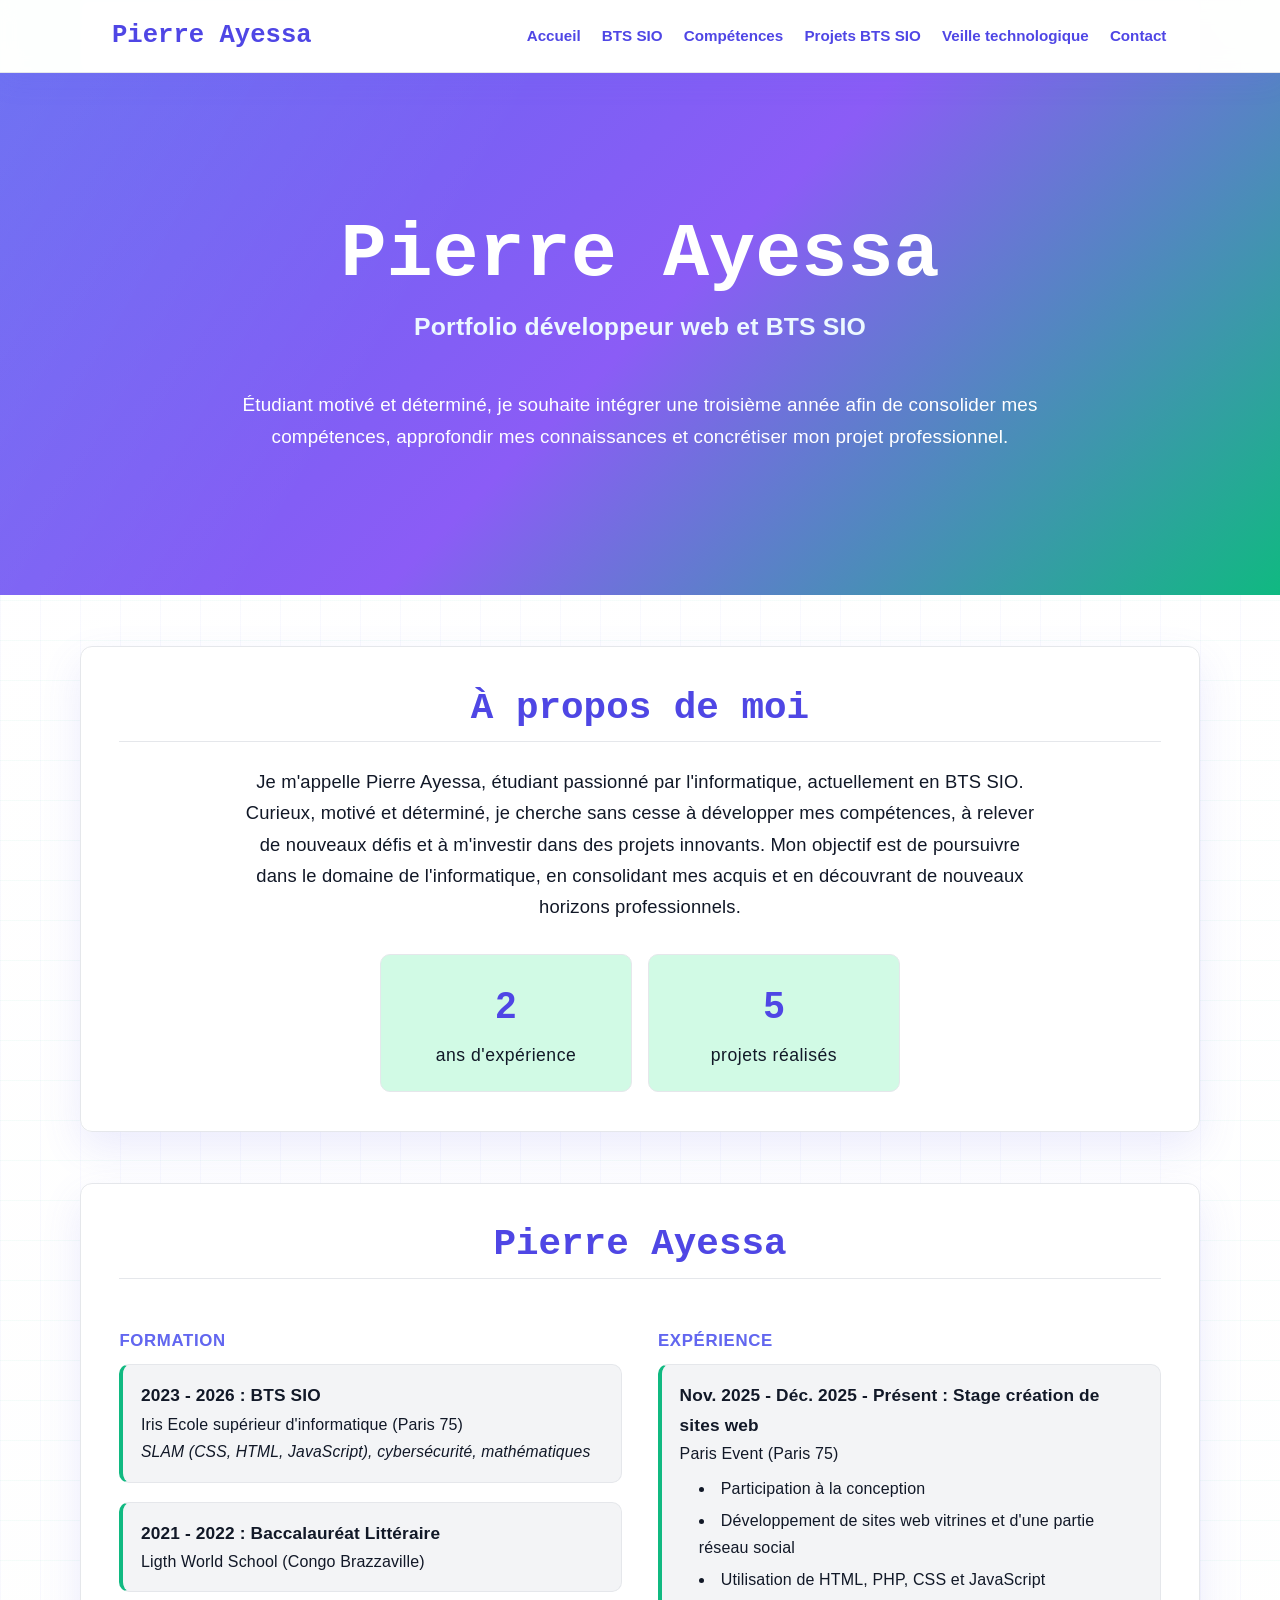
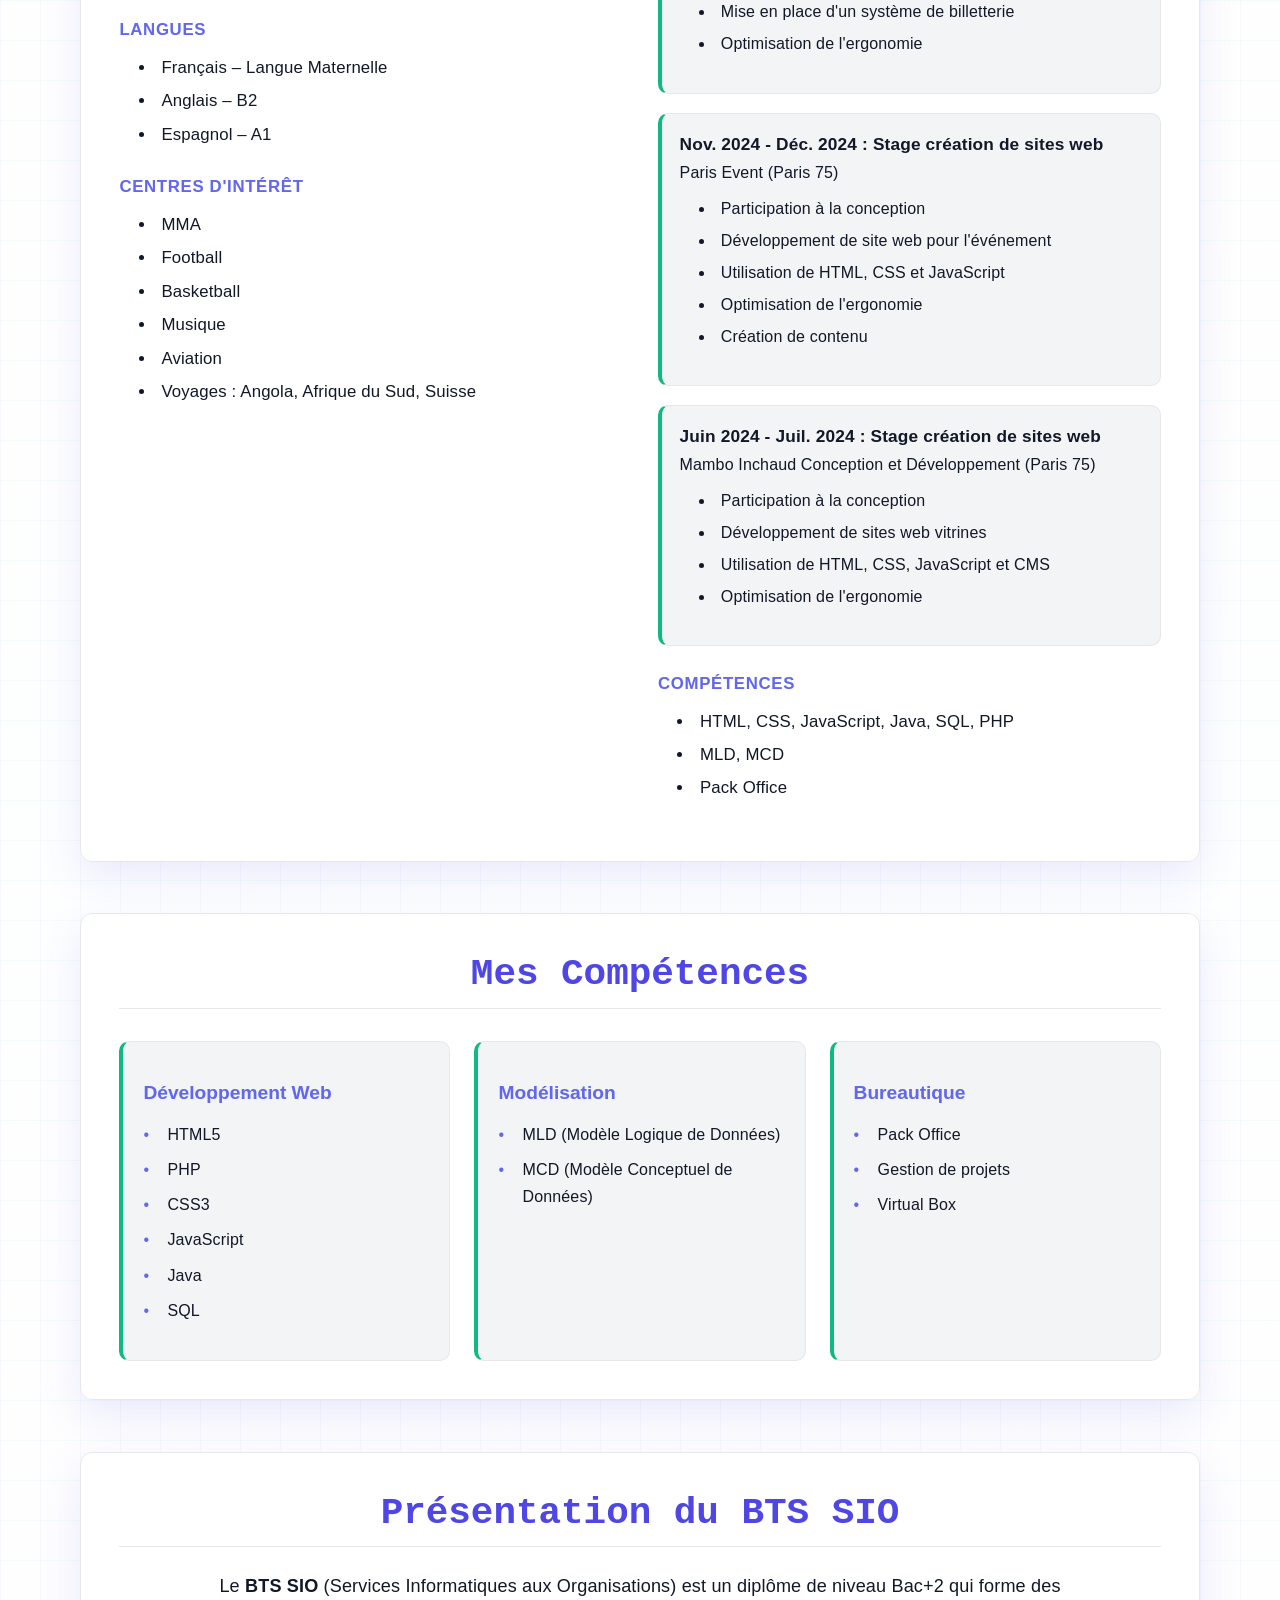
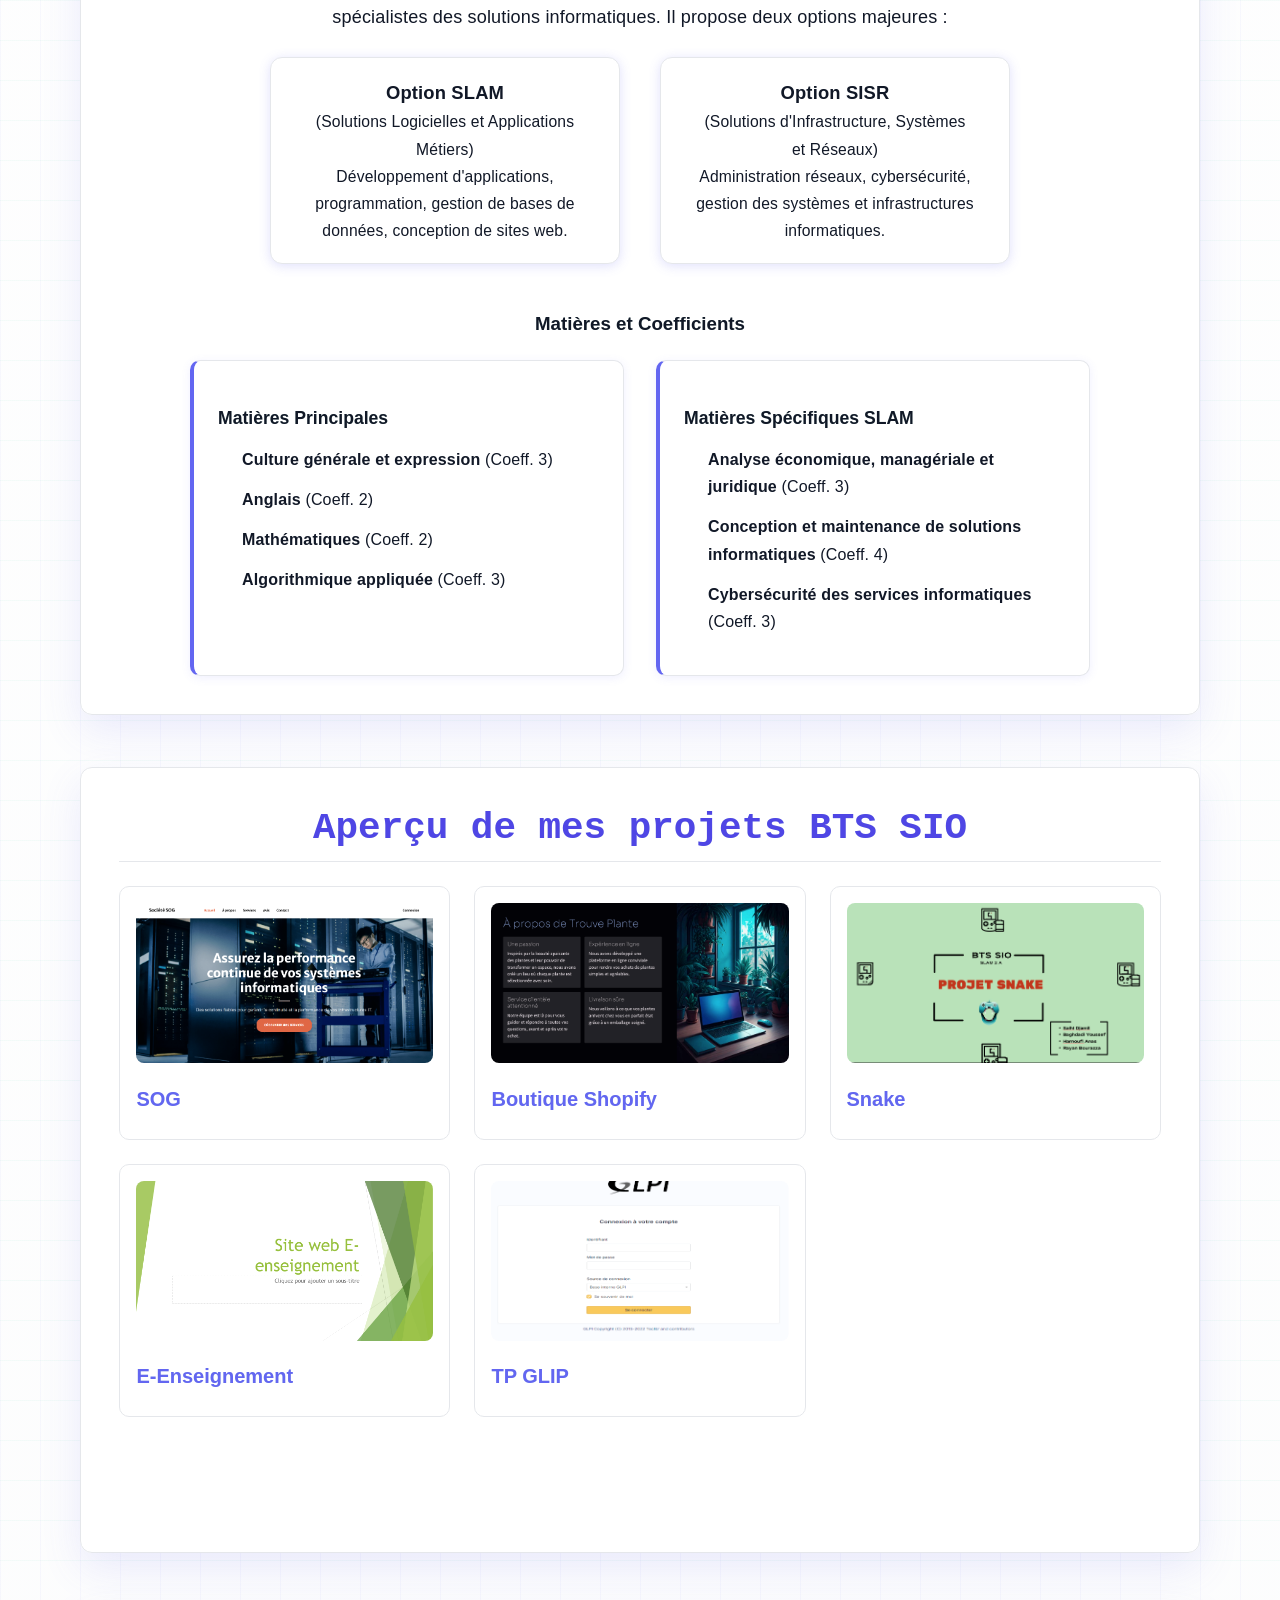
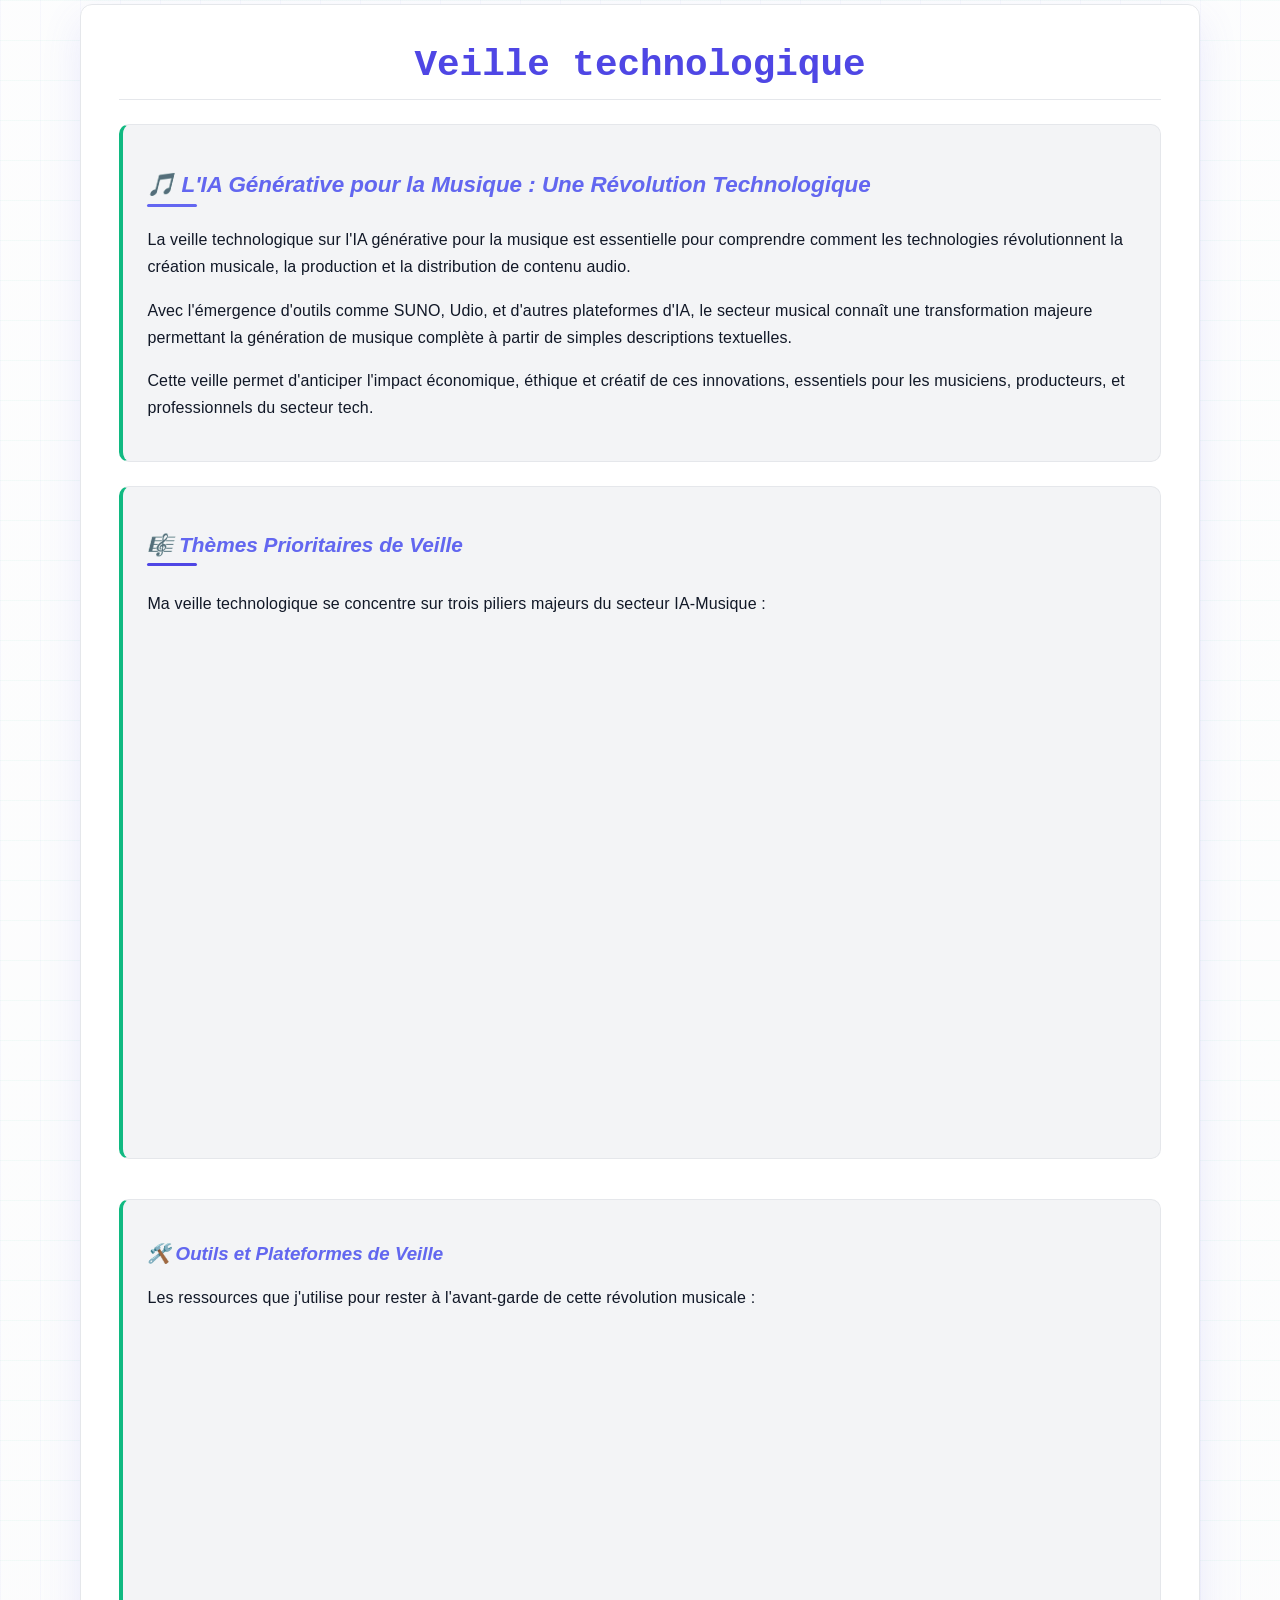
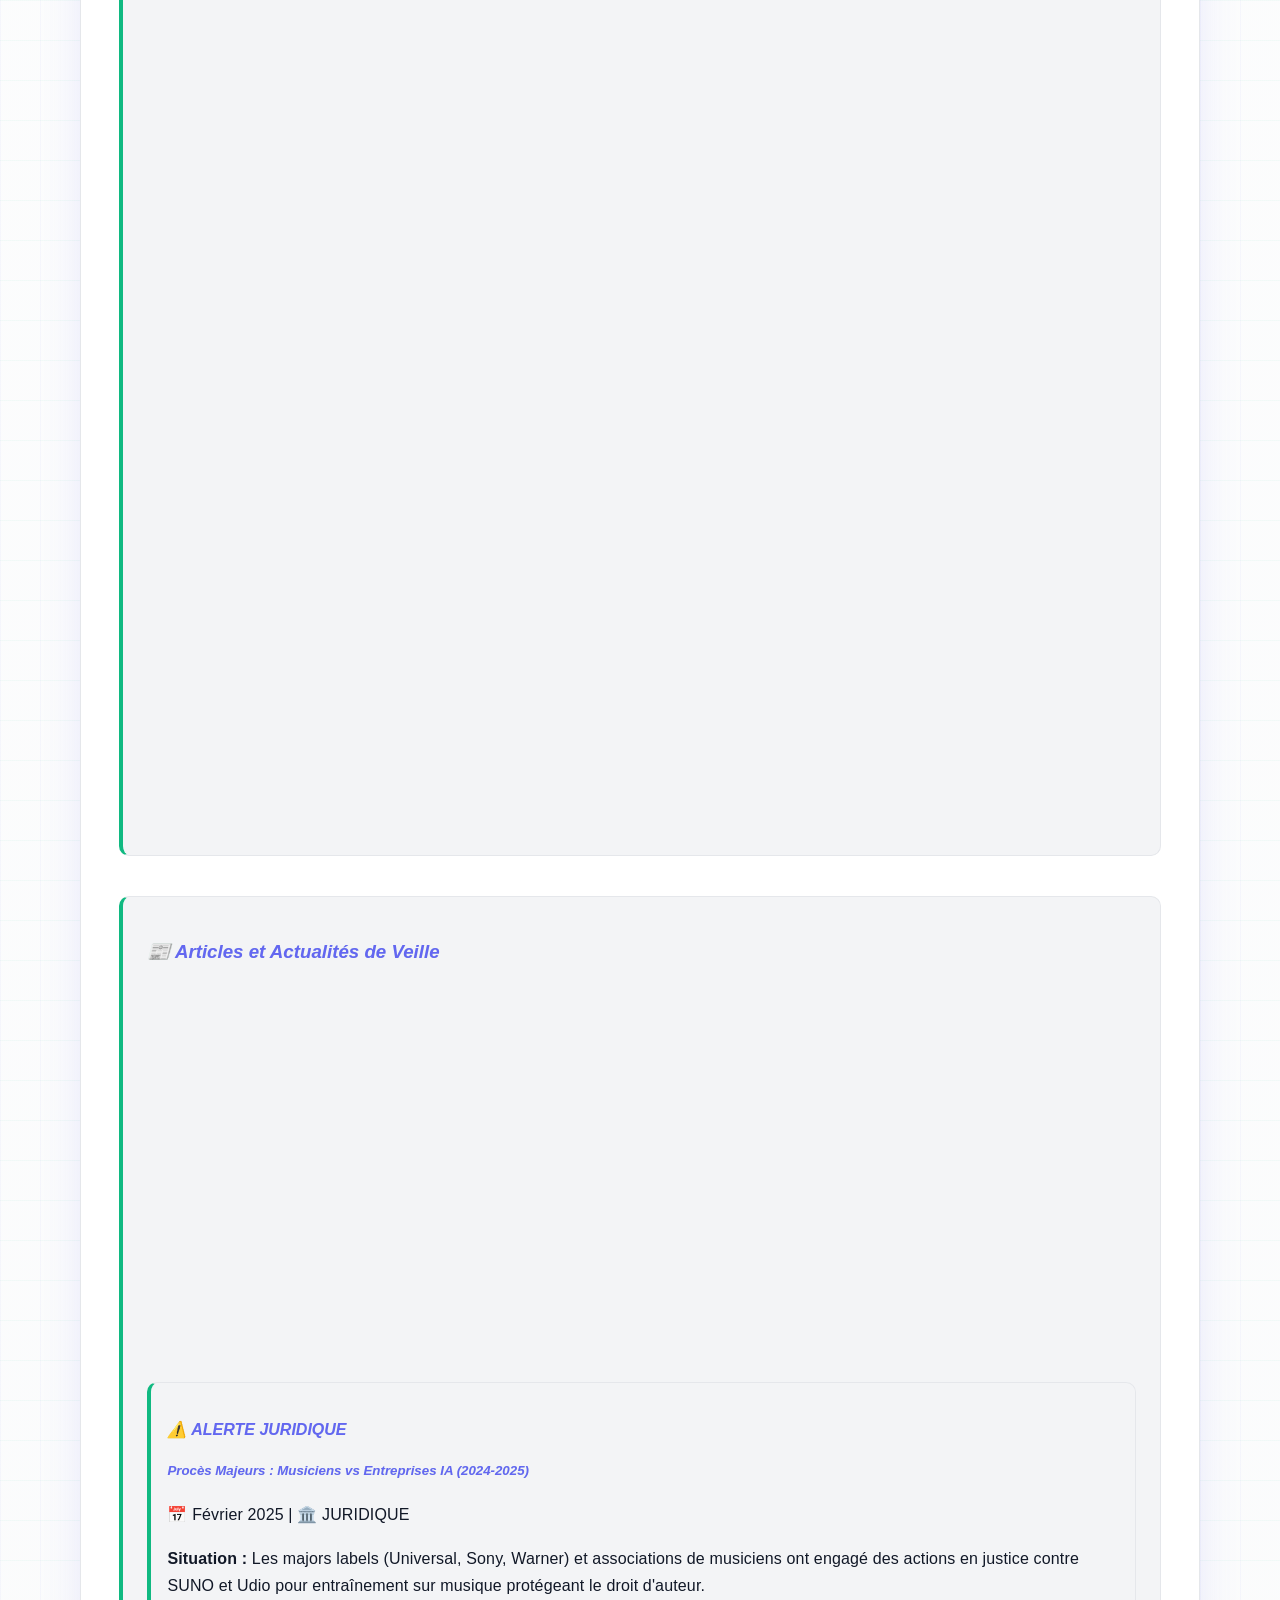
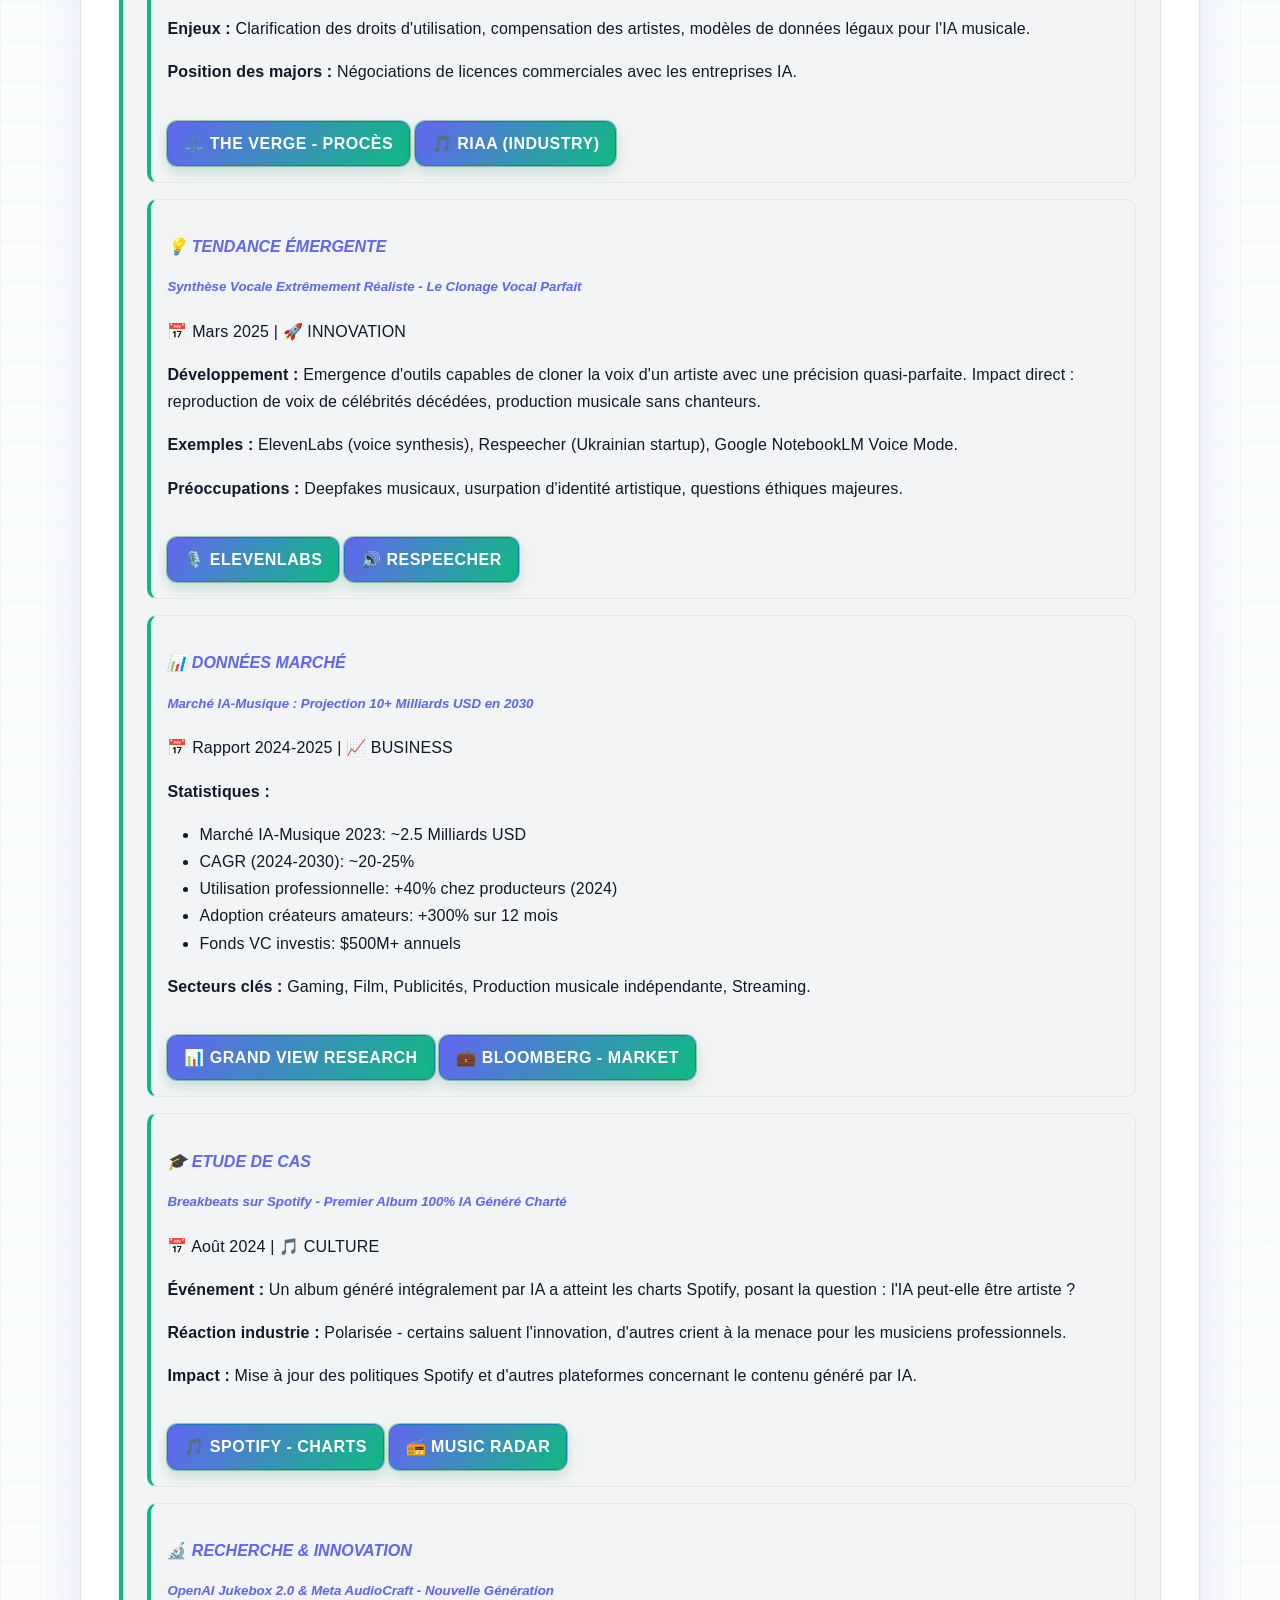
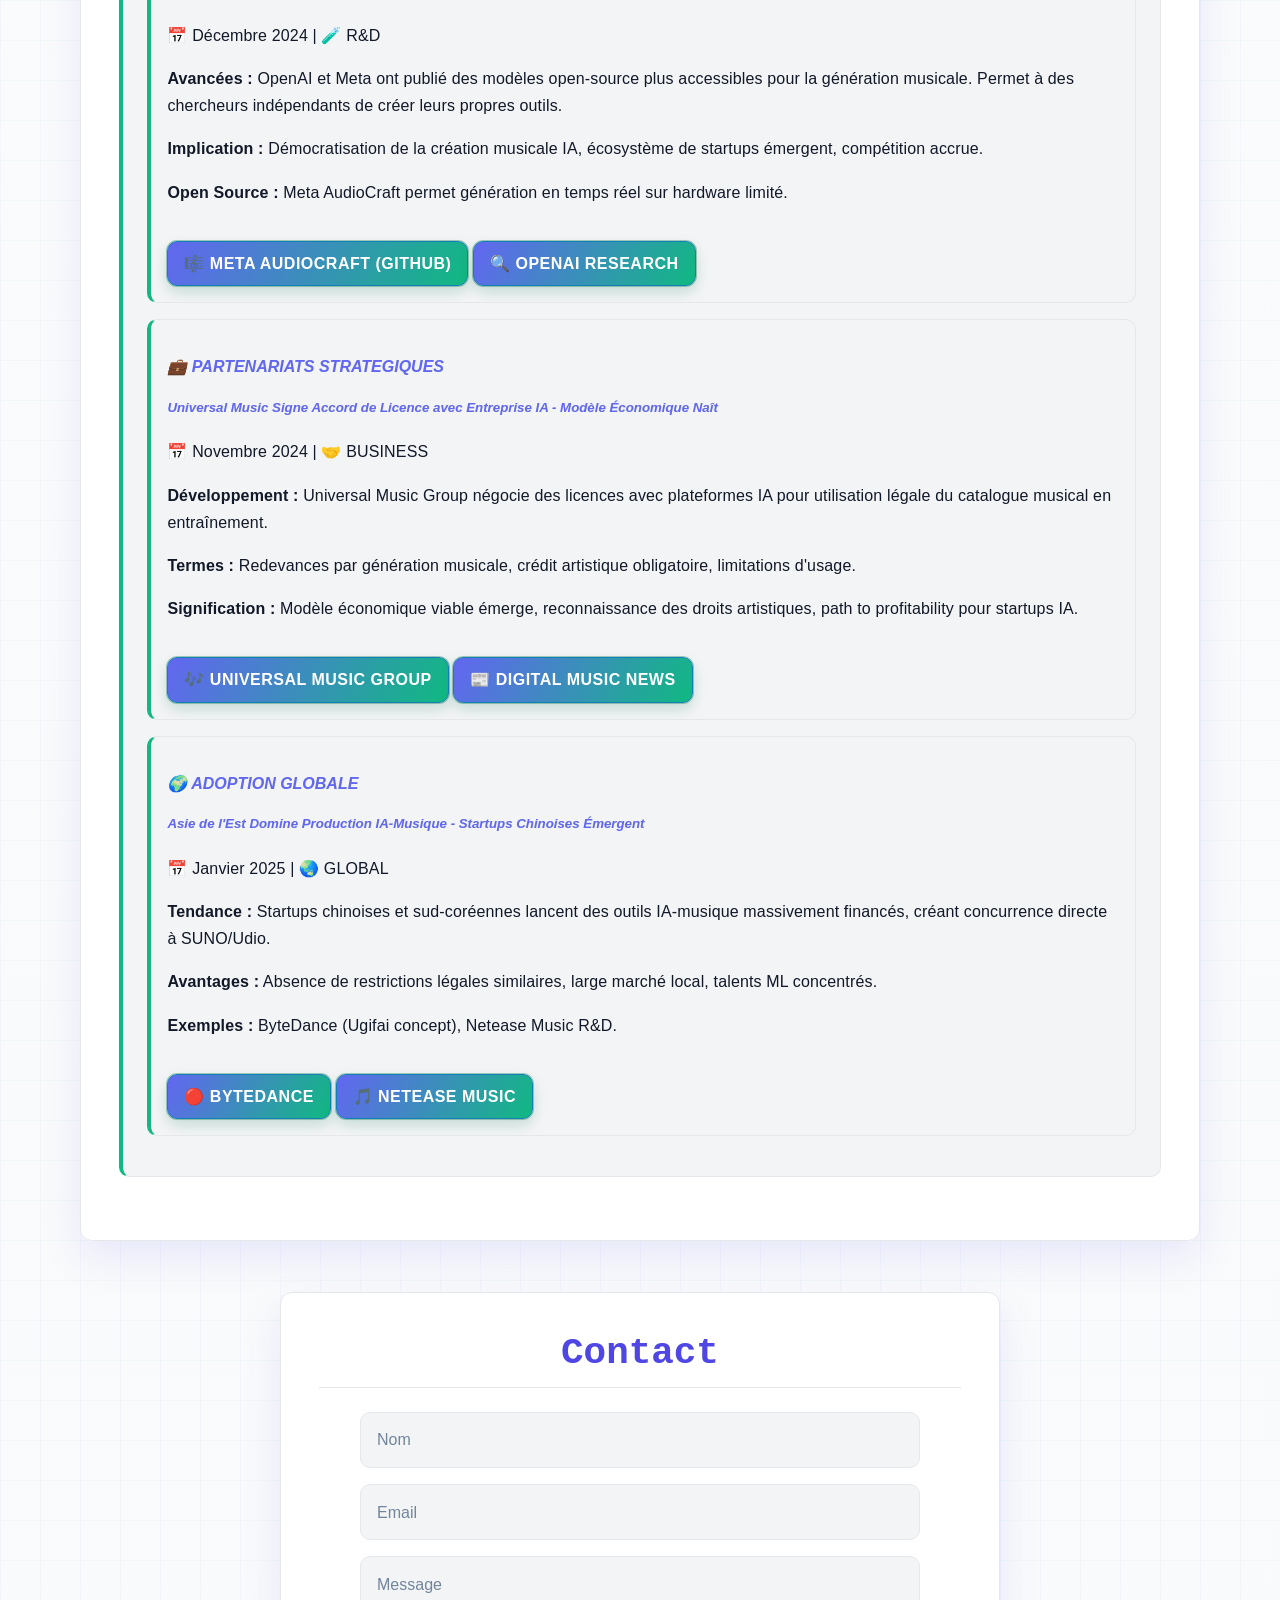
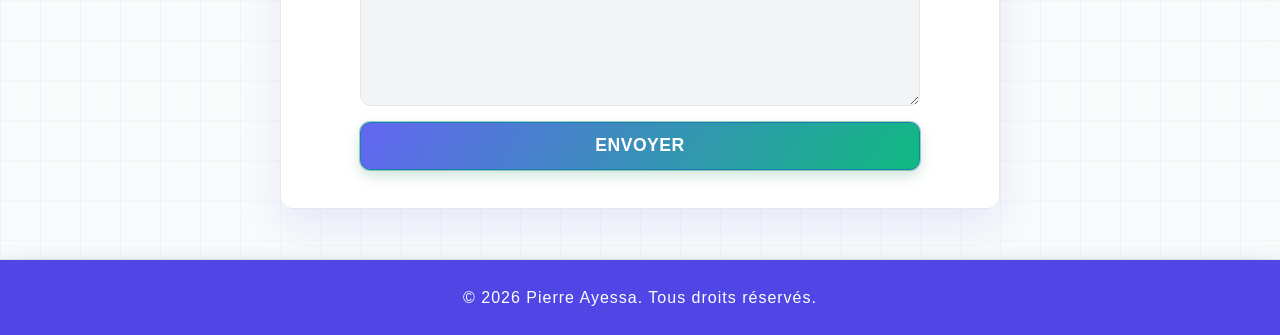
<file: index.html>
<!DOCTYPE html>
<html lang="fr">
<head>
    <meta charset="UTF-8">
    <meta name="viewport" content="width=device-width, initial-scale=1.0">
    <meta name="theme-color" content="#f5faff">
    <meta name="description" content="Portfolio de Pierre Ayessa - Projets, compétences et expériences">
    <title>Portfolio Pierre Ayessa</title>
    <link rel="stylesheet" href="bourazza.css?v=20260509">
    <link rel="stylesheet" href="cyber-clean.css?v=20260509">
</head>
<body>
    <header>
        <nav>
            <div class="logo">Pierre Ayessa</div>
            <button class="menu-toggle" type="button" aria-label="Ouvrir le menu" aria-expanded="false" aria-controls="navigation-principale">
                <span></span>
                <span></span>
                <span></span>
            </button>
            <ul class="nav-links" id="navigation-principale">
                <li><a href="#accueil">Accueil</a></li>
                <li><a href="#presentation-bts">BTS SIO</a></li>
                <li><a href="#competences">Compétences</a></li>
                <li><a href="projets-bts.html">Projets BTS SIO</a></li>
                <li><a href="#veille">Veille technologique</a></li>
                <li><a href="#contact">Contact</a></li>
            </ul>
        </nav>
    </header>

    <section id="accueil" class="hero">
        <div class="profile-container">
            <h1>Pierre Ayessa</h1>
            <p class="title">Portfolio développeur web et BTS SIO</p>
        </div>
        <div class="hero-content">
            <p>Étudiant motivé et déterminé, je souhaite intégrer une troisième année afin de consolider mes compétences, approfondir mes connaissances et concrétiser mon projet professionnel.</p>
        </div>
    </section>

    <section id="a-propos" class="cv-section" style="margin-top:2rem;">
        <h2>À propos de moi</h2>
        <p style="font-size:1.15rem;line-height:1.7;color:#333;max-width:800px;margin:0 auto;text-align:center;">Je m'appelle Pierre Ayessa, étudiant passionné par l'informatique, actuellement en BTS SIO. Curieux, motivé et déterminé, je cherche sans cesse à développer mes compétences, à relever de nouveaux défis et à m'investir dans des projets innovants. Mon objectif est de poursuivre dans le domaine de l'informatique, en consolidant mes acquis et en découvrant de nouveaux horizons professionnels.</p>
        <div class="apropos-stats">
            <div class="apropos-card">
                <span class="apropos-number">2</span>
                <span class="apropos-label">ans d'expérience</span>
            </div>
            <div class="apropos-card">
                <span class="apropos-number">5</span>
                <span class="apropos-label">projets réalisés</span>
            </div>
        </div>
    </section>

    <section id="cv-complet" class="cv-section">
        <h2>Pierre Ayessa</h2>
        <div class="cv-grid">
            <div class="cv-col">
                <h3>FORMATION</h3>
                <div class="cv-block">
                    <strong>2023 - 2026 : BTS SIO</strong><br>
                    Iris Ecole supérieur d'informatique (Paris 75)<br>
                    <em>SLAM (CSS, HTML, JavaScript), cybersécurité, mathématiques</em>
                </div>
                <div class="cv-block">
                    <strong>2021 - 2022 : Baccalauréat Littéraire</strong><br>
                    Ligth World School (Congo Brazzaville)<br>
                </div>
                <h3>LANGUES</h3>
                <ul>
                    <li>Français – Langue Maternelle</li>
                    <li>Anglais – B2</li>
                    <li>Espagnol – A1</li>
                </ul>
                <h3>CENTRES D'INTÉRÊT</h3>
                <ul>
                    <li>MMA</li>
                    <li>Football</li>
                    <li>Basketball</li>
                    <li>Musique</li>
                    <li>Aviation</li>
                    <li>Voyages : Angola, Afrique du Sud, Suisse</li>
                </ul>
            </div>
            <div class="cv-col">
                <h3>EXPÉRIENCE</h3>
                <div class="cv-block">
                    <strong>Nov. 2025 - Déc. 2025 - Présent : Stage création de sites web</strong><br>
                    Paris Event (Paris 75)<br>
                    <ul>
                        <li>Participation à la conception</li>
                        <li>Développement de sites web vitrines et d'une partie réseau social</li>
                        <li>Utilisation de HTML, PHP, CSS et JavaScript</li>
                        <li>Mise en place d'un système de billetterie</li>
                        <li>Optimisation de l'ergonomie</li>
                    </ul>
                </div>
                <div class="cv-block">
                    <strong>Nov. 2024 - Déc. 2024 : Stage création de sites web</strong><br>
                    Paris Event (Paris 75)<br>
                    <ul>
                        <li>Participation à la conception</li>
                        <li>Développement de site web pour l'événement</li>
                        <li>Utilisation de HTML, CSS et JavaScript</li>
                        <li>Optimisation de l'ergonomie</li>
                        <li>Création de contenu</li>
                    </ul>
                </div>
                <div class="cv-block">
                    <strong>Juin 2024 - Juil. 2024 : Stage création de sites web</strong><br>
                    Mambo Inchaud Conception et Développement (Paris 75)<br>
                    <ul>
                        <li>Participation à la conception</li>
                        <li>Développement de sites web vitrines</li>
                        <li>Utilisation de HTML, CSS, JavaScript et CMS</li>
                        <li>Optimisation de l'ergonomie</li>
                    </ul>
                </div>
                <h3>COMPÉTENCES</h3>
                <ul>
                    <li>HTML, CSS, JavaScript, Java, SQL, PHP</li>
                    <li>MLD, MCD</li>
                    <li>Pack Office</li>
                </ul>
            </div>
        </div>
    </section>

    <section id="competences" class="cv-section" style="margin-top:2rem;">
        <h2>Mes Compétences</h2>
        <div class="competences-grid">
            <div class="competence-category">
                <h3>Développement Web</h3>
                <ul>
                    <li>HTML5</li>
                    <li>PHP</li>
                    <li>CSS3</li>
                    <li>JavaScript</li>
                    <li>Java</li>
                    <li>SQL</li>
                </ul>
            </div>
            <div class="competence-category">
                <h3>Modélisation</h3>
                <ul>
                    <li>MLD (Modèle Logique de Données)</li>
                    <li>MCD (Modèle Conceptuel de Données)</li>
                </ul>
            </div>
            <div class="competence-category">
                <h3>Bureautique</h3>
                <ul>
                    <li>Pack Office</li>
                    <li>Gestion de projets</li>
                    <li>Virtual Box</li>
                </ul>
            </div>
        </div>
    </section>

    <section id="presentation-bts" class="cv-section" style="margin-top:2rem;">
        <h2>Présentation du BTS SIO</h2>
        <p style="font-size:1.13rem;line-height:1.7;color:#333;max-width:900px;margin:0 auto 1.5rem auto;text-align:center;">
            Le <strong>BTS SIO</strong> (Services Informatiques aux Organisations) est un diplôme de niveau Bac+2 qui forme des spécialistes des solutions informatiques. Il propose deux options majeures :
        </p>
        <div style="display:flex;justify-content:center;gap:2.5rem;flex-wrap:wrap;">
            <div style="background:#e0e7ff;border-radius:12px;padding:1.2rem 2.2rem;box-shadow:0 2px 12px rgba(99, 102, 241, 0.2);text-align:center;min-width:220px;max-width:350px;">
                <span style="font-size:1.15rem;font-weight:600;color:#4f46e5;">Option SLAM</span><br>
                <span style="color:#111827;font-size:0.98rem;line-height:1.6;font-weight:500;">(Solutions Logicielles et Applications Métiers)<br>Développement d'applications, programmation, gestion de bases de données, conception de sites web.</span>
            </div>
            <div style="background:#e0e7ff;border-radius:12px;padding:1.2rem 2.2rem;box-shadow:0 2px 12px rgba(99, 102, 241, 0.2);text-align:center;min-width:220px;max-width:350px;">
                <span style="font-size:1.15rem;font-weight:600;color:#4f46e5;">Option SISR</span><br>
                <span style="color:#111827;font-size:0.98rem;line-height:1.6;font-weight:500;">(Solutions d'Infrastructure, Systèmes et Réseaux)<br>Administration réseaux, cybersécurité, gestion des systèmes et infrastructures informatiques.</span>
            </div>
        </div>

        <div style="margin-top:3rem;max-width:900px;margin-left:auto;margin-right:auto;">
            <h3 style="color:#4f46e5;text-align:center;margin-bottom:1.5rem;">Matières et Coefficients</h3>
            
            <div style="display:grid;grid-template-columns:repeat(auto-fit, minmax(300px, 1fr));gap:2rem;">
                <div style="background:#f5f3ff;padding:1.5rem;border-radius:10px;box-shadow:0 2px 10px rgba(99, 102, 241, 0.1);border-left:4px solid #6366f1;">
                    <h4 style="color:#6366f1;margin-bottom:1rem;font-size:1.1rem;">Matières Principales</h4>
                    <ul style="list-style:none;padding:0;">
                        <li style="margin-bottom:0.8rem;padding-left:1.5rem;position:relative;color:#111827;font-weight:500;">
                            <span style="color:#4f46e5;font-weight:700;">Culture générale et expression</span> (Coeff. 3)
                        </li>
                        <li style="margin-bottom:0.8rem;padding-left:1.5rem;position:relative;color:#111827;font-weight:500;">
                            <span style="color:#4f46e5;font-weight:700;">Anglais</span> (Coeff. 2)
                        </li>
                        <li style="margin-bottom:0.8rem;padding-left:1.5rem;position:relative;color:#111827;font-weight:500;">
                            <span style="color:#4f46e5;font-weight:700;">Mathématiques</span> (Coeff. 2)
                        </li>
                        <li style="margin-bottom:0.8rem;padding-left:1.5rem;position:relative;color:#111827;font-weight:500;">
                            <span style="color:#4f46e5;font-weight:700;">Algorithmique appliquée</span> (Coeff. 3)
                        </li>
                    </ul>
                </div>

                <div style="background:#f5f3ff;padding:1.5rem;border-radius:10px;box-shadow:0 2px 10px rgba(99, 102, 241, 0.1);border-left:4px solid #6366f1;">
                    <h4 style="color:#6366f1;margin-bottom:1rem;font-size:1.1rem;">Matières Spécifiques SLAM</h4>
                    <ul style="list-style:none;padding:0;">
                        <li style="margin-bottom:0.8rem;padding-left:1.5rem;position:relative;color:#111827;font-weight:500;">
                            <span style="color:#4f46e5;font-weight:700;">Analyse économique, managériale et juridique</span> (Coeff. 3)
                        </li>
                        <li style="margin-bottom:0.8rem;padding-left:1.5rem;position:relative;color:#111827;font-weight:500;">
                            <span style="color:#4f46e5;font-weight:700;">Conception et maintenance de solutions informatiques</span> (Coeff. 4)
                        </li>
                        <li style="margin-bottom:0.8rem;padding-left:1.5rem;position:relative;color:#111827;font-weight:500;">
                            <span style="color:#4f46e5;font-weight:700;">Cybersécurité des services informatiques</span> (Coeff. 3)
                        </li>
                    </ul>
                </div>
            </div>
        </div>
    </section>

    <section id="apercu-projets" class="cv-section" style="margin-top:2rem;">
        <h2>Aperçu de mes projets BTS SIO</h2>
        <div class="bts-projets-grid">
            <div class="bts-projet-card">
                <img src="images/sog.png" alt="Projet SOG" style="width:100%;border-radius:10px 10px 0 0;max-height:120px;object-fit:cover;">
                <h3 style="margin-top:0.7rem;">SOG</h3>
            </div>
            <div class="bts-projet-card">
                <img src="images/shopify.png" alt="Boutique Shopify" style="width:100%;border-radius:10px 10px 0 0;max-height:120px;object-fit:cover;">
                <h3 style="margin-top:0.7rem;">Boutique Shopify</h3>
            </div>
            <div class="bts-projet-card">
                <img src="images/snake.png" alt="Snake" style="width:100%;border-radius:10px 10px 0 0;max-height:120px;object-fit:cover;">
                <h3 style="margin-top:0.7rem;">Snake</h3>
            </div>
            <div class="bts-projet-card">
                <img src="images/E-enseignement.png" alt="E-Enseignement" style="width:100%;border-radius:10px 10px 0 0;max-height:120px;object-fit:cover;">
                <h3 style="margin-top:0.7rem;">E-Enseignement</h3>
            </div>
            <div class="bts-projet-card">
                <img src="images/glip.png" alt="TP GLIP" style="width:100%;border-radius:10px 10px 0 0;max-height:120px;object-fit:cover;">
                <h3 style="margin-top:0.7rem;">TP GLIP</h3>
            </div>
        </div>
        <div style="text-align:center;margin-top:1.5rem;">
            <a href="projets-bts.html" class="bts-projet-card" style="display:inline-block;padding:0.7rem 1.5rem;font-size:1.1rem;font-weight:600;background:#6366f1;color:#fff;border-radius:8px;text-decoration:none;transition:background 0.2s;">Voir tous les projets</a>
        </div>
    </section>

    <section id="veille" class="cv-section" style="margin-top:2rem;">
        <h2>Veille technologique</h2>
        <div class="veille-content">
            <div class="veille-intro">
                <h3><i>🎵 L'IA Générative pour la Musique : Une Révolution Technologique</i></h3>
                <p>La veille technologique sur l'IA générative pour la musique est essentielle pour comprendre comment les technologies révolutionnent la création musicale, la production et la distribution de contenu audio.</p>
                <p>Avec l'émergence d'outils comme SUNO, Udio, et d'autres plateformes d'IA, le secteur musical connaît une transformation majeure permettant la génération de musique complète à partir de simples descriptions textuelles.</p>
                <p>Cette veille permet d'anticiper l'impact économique, éthique et créatif de ces innovations, essentiels pour les musiciens, producteurs, et professionnels du secteur tech.</p>
            </div>
            <div class="veille-themes">
                <h3><i>🎼 Thèmes Prioritaires de Veille</i></h3>
                <p>Ma veille technologique se concentre sur trois piliers majeurs du secteur IA-Musique :</p>
                <div class="veille-theme-card">
                    <h4><i>🤖 Génération Musicale par IA</i></h4>
                    <p>Suivi des avancées en deep learning et neural networks pour la composition, production et arrangement automatique. Outils : SUNO AI, Udio, OpenAI Jukebox, Google MusicLM, Meta AudioCraft, AIVA, Amper Music.</p>
                </div>
                <div class="veille-theme-card">
                    <h4><i>🎙️ Synthèse Vocale et Audio</i></h4>
                    <p>Monitoring des technologies de voice synthesis, voice cloning, et text-to-speech musicales. Impact sur la production de podcasts, audiobooks, et musique avec vocals générés par IA.</p>
                </div>
                <div class="veille-theme-card">
                    <h4><i>⚖️ Enjeux Éthiques, Légaux et Créatifs</i></h4>
                    <p>Surveillance des débats sur les droits d'auteur, les royalties, l'attribution artistique, et l'impact sur les musiciens professionnels. Réglementations émergentes et position des majors labels.</p>
                </div>
            </div>

            <div class="veille-outils">
                <h3><i>🛠️ Outils et Plateformes de Veille</i></h3>
                <p>Les ressources que j'utilise pour rester à l'avant-garde de cette révolution musicale :</p>
                <div class="veille-outil-card">
                    <h4><i>SUNO AI 🎶</i></h4>
                    <p><strong>Lien :</strong> https://suno.com<br><strong>Description :</strong> Plateforme de génération musicale par IA permettant de créer des chansons complètes avec lyrics, mélodie et production en quelques secondes. Support de multiples genres musicaux.</p>
                    <p><strong>Capacités :</strong> Génération texte-to-musique, création de lyrics, production d'albums, export haute qualité.</p>
                </div>
                <div class="veille-outil-card">
                    <h4><i>Udio 🎵</i></h4>
                    <p><strong>Lien :</strong> https://www.udio.com<br><strong>Description :</strong> Concurrent direct de SUNO, spécialisé dans la génération musicale avec contrôle fin du style, tempo, et instrumentation.</p>
                    <p><strong>Capacités :</strong> Génération à partir de prompts détaillés, remix par IA, collaboration musicale assistée.</p>
                </div>
                <div class="veille-outil-card">
                    <h4><i>Google Alerts & RSS Feeds</i></h4>
                    <p>Configuration d'alertes sur : « SUNO AI », « Udio AI », « AI Music Generation », « Music AI Ethics », « AI Copyright Music ».</p>
                    <p>Sources clés : TechCrunch, The Verge, WIRED, Music Radar, Digital Music News, MusicTech Magazine.</p>
                </div>
                <div class="veille-outil-card">
                    <h4><i>LinkedIn & X (Twitter)</i></h4>
                    <p>Suivi de experts: @suno_ai_news, @AUDIOmusician, hashtags #AIMusic #MusicTech #GenerativeAI.</p>
                    <p>Groupes LinkedIn : « AI in Music Industry », « Music Production & Technology ».</p>
                </div>
                <div class="veille-outil-card">
                    <h4><i>YouTube & Podcasts</i></h4>
                    <p>Chaînes : Busy Works Beats, In Depth Cine, Simon Servida (AI explainer).</p>
                    <p>Podcasts : « The Music Tectonics Podcast », « Creator Economy Podcast ».</p>
                </div>
            </div>

            <div class="veille-articles">
                <h3><i>📰 Articles et Actualités de Veille</i></h3>
                
                <div class="veille-article-card">
                    <h4><i>🔴 ALERTE CRITIQUE</i></h4>
                    <h5><i>SUNO Lève 125 Millions USD - Expansion Majeure en 2024-2025</i></h5>
                    <p class="article-date">📅 Janvier 2025 | 🔥 TENDANCE HAUTE</p>
                    <p><strong>Impact :</strong> SUNO a levé un financement massif de série C, valant l'entreprise à plusieurs milliards de dollars. Cela marque une accélération de la course à la domination du marché IA-musique.</p>
                    <p><strong>Implications :</strong> Amélioration rapide des modèles, expansion des capacités, intégration dans des applications tierces, discussions légales avec les majors labels.</p>
                    <a href="https://suno.com" class="article-link" target="_blank">🔗 Suivre SUNO AI</a>
                    <a href="https://techcrunch.com/tag/suno/" class="article-link" target="_blank">📰 TechCrunch - SUNO</a>
                </div>

                <div class="veille-article-card">
                    <h4><i>⚠️ ALERTE JURIDIQUE</i></h4>
                    <h5><i>Procès Majeurs : Musiciens vs Entreprises IA (2024-2025)</i></h5>
                    <p class="article-date">📅 Février 2025 | 🏛️ JURIDIQUE</p>
                    <p><strong>Situation :</strong> Les majors labels (Universal, Sony, Warner) et associations de musiciens ont engagé des actions en justice contre SUNO et Udio pour entraînement sur musique protégeant le droit d'auteur.</p>
                    <p><strong>Enjeux :</strong> Clarification des droits d'utilisation, compensation des artistes, modèles de données légaux pour l'IA musicale.</p>
                    <p><strong>Position des majors :</strong> Négociations de licences commerciales avec les entreprises IA.</p>
                    <a href="https://www.theverge.com/2024/2/1/24058168/music-labels-sue-suno-udio" class="article-link" target="_blank">⚖️ The Verge - Procès</a>
                    <a href="https://www.riaa.com" class="article-link" target="_blank">🎵 RIAA (Industry)</a>
                </div>

                <div class="veille-article-card">
                    <h4><i>💡 TENDANCE ÉMERGENTE</i></h4>
                    <h5><i>Synthèse Vocale Extrêmement Réaliste - Le Clonage Vocal Parfait</i></h5>
                    <p class="article-date">📅 Mars 2025 | 🚀 INNOVATION</p>
                    <p><strong>Développement :</strong> Emergence d'outils capables de cloner la voix d'un artiste avec une précision quasi-parfaite. Impact direct : reproduction de voix de célébrités décédées, production musicale sans chanteurs.</p>
                    <p><strong>Exemples :</strong> ElevenLabs (voice synthesis), Respeecher (Ukrainian startup), Google NotebookLM Voice Mode.</p>
                    <p><strong>Préoccupations :</strong> Deepfakes musicaux, usurpation d'identité artistique, questions éthiques majeures.</p>
                    <a href="https://elevenlabs.io" class="article-link" target="_blank">🎙️ ElevenLabs</a>
                    <a href="https://www.respeecher.com" class="article-link" target="_blank">🔊 Respeecher</a>
                </div>

                <div class="veille-article-card">
                    <h4><i>📊 DONNÉES MARCHÉ</i></h4>
                    <h5><i>Marché IA-Musique : Projection 10+ Milliards USD en 2030</i></h5>
                    <p class="article-date">📅 Rapport 2024-2025 | 📈 BUSINESS</p>
                    <p><strong>Statistiques :</strong></p>
                    <ul style="margin: 1rem 0; padding-left: 2rem;">
                        <li>Marché IA-Musique 2023: ~2.5 Milliards USD</li>
                        <li>CAGR (2024-2030): ~20-25%</li>
                        <li>Utilisation professionnelle: +40% chez producteurs (2024)</li>
                        <li>Adoption créateurs amateurs: +300% sur 12 mois</li>
                        <li>Fonds VC investis: $500M+ annuels</li>
                    </ul>
                    <p><strong>Secteurs clés :</strong> Gaming, Film, Publicités, Production musicale indépendante, Streaming.</p>
                    <a href="https://www.grandviewresearch.com/industry-analysis/ai-music-generation-market" class="article-link" target="_blank">📊 Grand View Research</a>
                    <a href="https://www.bloomberg.com" class="article-link" target="_blank">💼 Bloomberg - Market</a>
                </div>

                <div class="veille-article-card">
                    <h4><i>🎓 ETUDE DE CAS</i></h4>
                    <h5><i>Breakbeats sur Spotify - Premier Album 100% IA Généré Charté</i></h5>
                    <p class="article-date">📅 Août 2024 | 🎵 CULTURE</p>
                    <p><strong>Événement :</strong> Un album généré intégralement par IA a atteint les charts Spotify, posant la question : l'IA peut-elle être artiste ?</p>
                    <p><strong>Réaction industrie :</strong> Polarisée - certains saluent l'innovation, d'autres crient à la menace pour les musiciens professionnels.</p>
                    <p><strong>Impact :</strong> Mise à jour des politiques Spotify et d'autres plateformes concernant le contenu généré par IA.</p>
                    <a href="https://open.spotify.com" class="article-link" target="_blank">🎵 Spotify - Charts</a>
                    <a href="https://www.musicradar.com" class="article-link" target="_blank">📻 Music Radar</a>
                </div>

                <div class="veille-article-card">
                    <h4><i>🔬 RECHERCHE & INNOVATION</i></h4>
                    <h5><i>OpenAI Jukebox 2.0 & Meta AudioCraft - Nouvelle Génération</i></h5>
                    <p class="article-date">📅 Décembre 2024 | 🧪 R&D</p>
                    <p><strong>Avancées :</strong> OpenAI et Meta ont publié des modèles open-source plus accessibles pour la génération musicale. Permet à des chercheurs indépendants de créer leurs propres outils.</p>
                    <p><strong>Implication :</strong> Démocratisation de la création musicale IA, écosystème de startups émergent, compétition accrue.</p>
                    <p><strong>Open Source :</strong> Meta AudioCraft permet génération en temps réel sur hardware limité.</p>
                    <a href="https://github.com/facebookresearch/audiocraft" class="article-link" target="_blank">🎼 Meta AudioCraft (GitHub)</a>
                    <a href="https://openai.com/research" class="article-link" target="_blank">🔍 OpenAI Research</a>
                </div>

                <div class="veille-article-card">
                    <h4><i>💼 PARTENARIATS STRATEGIQUES</i></h4>
                    <h5><i>Universal Music Signe Accord de Licence avec Entreprise IA - Modèle Économique Naît</i></h5>
                    <p class="article-date">📅 Novembre 2024 | 🤝 BUSINESS</p>
                    <p><strong>Développement :</strong> Universal Music Group négocie des licences avec plateformes IA pour utilisation légale du catalogue musical en entraînement.</p>
                    <p><strong>Termes :</strong> Redevances par génération musicale, crédit artistique obligatoire, limitations d'usage.</p>
                    <p><strong>Signification :</strong> Modèle économique viable émerge, reconnaissance des droits artistiques, path to profitability pour startups IA.</p>
                    <a href="https://www.universalmusic.com" class="article-link" target="_blank">🎶 Universal Music Group</a>
                    <a href="https://www.digitalmusicnews.com" class="article-link" target="_blank">📰 Digital Music News</a>
                </div>

                <div class="veille-article-card">
                    <h4><i>🌍 ADOPTION GLOBALE</i></h4>
                    <h5><i>Asie de l'Est Domine Production IA-Musique - Startups Chinoises Émergent</i></h5>
                    <p class="article-date">📅 Janvier 2025 | 🌏 GLOBAL</p>
                    <p><strong>Tendance :</strong> Startups chinoises et sud-coréennes lancent des outils IA-musique massivement financés, créant concurrence directe à SUNO/Udio.</p>
                    <p><strong>Avantages :</strong> Absence de restrictions légales similaires, large marché local, talents ML concentrés.</p>
                    <p><strong>Exemples :</strong> ByteDance (Ugifai concept), Netease Music R&D.</p>
                    <a href="https://www.bytedance.com" class="article-link" target="_blank">🔴 ByteDance</a>
                    <a href="https://music.163.com" class="article-link" target="_blank">🎵 Netease Music</a>
                </div>
            </div>
        </div>
    </section>
    </section>

    <section id="contact" class="contact">
        <h2>Contact</h2>
        <form id="contact-form">
            <input type="text" placeholder="Nom" required>
            <input type="email" placeholder="Email" required>
            <textarea placeholder="Message" required></textarea>
            <button type="submit">Envoyer</button>
        </form>
    </section>

    <footer>
        <p>&copy; 2026 Pierre Ayessa. Tous droits réservés.</p>
    </footer>

    <script src="script.js?v=20260509" defer></script>
</body>
</html>
</file>
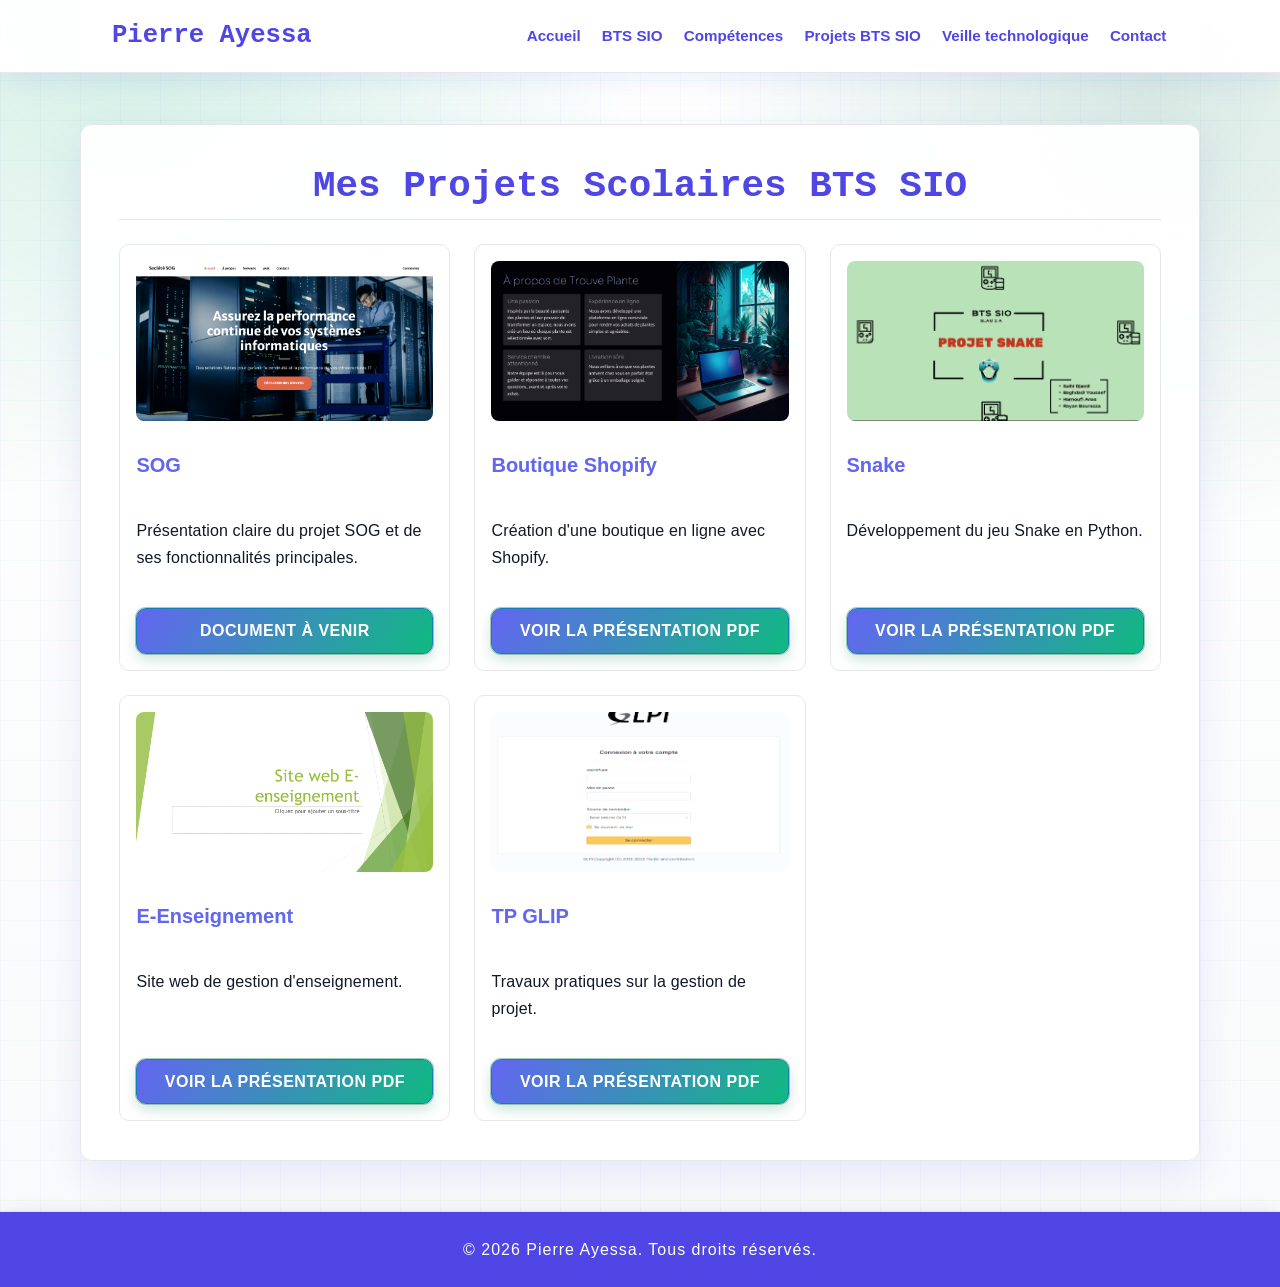
<file: projets-bts.html>
<!DOCTYPE html>
<html lang="fr">
<head>
    <meta charset="UTF-8">
    <meta name="viewport" content="width=device-width, initial-scale=1.0">
    <title>Projets BTS SIO - Pierre Ayessa</title>
    <link rel="stylesheet" href="bourazza.css?v=20260509">
    <link rel="stylesheet" href="cyber-clean.css?v=20260509">
</head>
<body>
    <header>
        <nav>
            <div class="logo">Pierre Ayessa</div>
            <button class="menu-toggle" type="button" aria-label="Ouvrir le menu" aria-expanded="false" aria-controls="navigation-principale">
                <span></span>
                <span></span>
                <span></span>
            </button>
            <ul class="nav-links" id="navigation-principale">
                <li><a href="index.html">Accueil</a></li>
                <li><a href="index.html#presentation-bts">BTS SIO</a></li>
                <li><a href="index.html#competences">Compétences</a></li>
                <li><a href="projets-bts.html">Projets BTS SIO</a></li>
                <li><a href="index.html#veille">Veille technologique</a></li>
                <li><a href="index.html#contact">Contact</a></li>
            </ul>
        </nav>
    </header>
    <section class="bts-projets-section">
        <h2>Mes Projets Scolaires BTS SIO</h2>
        <div class="bts-projets-grid">
            <div class="bts-projet-card">
                <img src="images/sog.png" alt="Projet SOG" style="width:100%;border-radius:10px 10px 0 0;max-height:120px;object-fit:cover;">
                <h3>SOG</h3>
                <p>Présentation claire du projet SOG et de ses fonctionnalités principales.</p>
                <a href="#" class="no-doc" data-projet="SOG">Document à venir</a>
            </div>
            <div class="bts-projet-card">
                <img src="images/shopify.png" alt="Boutique Shopify" style="width:100%;border-radius:10px 10px 0 0;max-height:120px;object-fit:cover;">
                <h3>Boutique Shopify</h3>
                <p>Création d'une boutique en ligne avec Shopify.</p>
                <a href="document/A-propos-de-Trouve-Plante-1-3.pdf" target="_blank">Voir la présentation PDF</a>
            </div>
            <div class="bts-projet-card">
                <img src="images/snake.png" alt="Snake" style="width:100%;border-radius:10px 10px 0 0;max-height:120px;object-fit:cover;">
                <h3>Snake</h3>
                <p>Développement du jeu Snake en Python.</p>
                <a href="document/Présentation%20%20Projet%20Snake%20.pptx_20241011_142217_0000.pdf" target="_blank">Voir la présentation PDF</a>
            </div>
            <div class="bts-projet-card">
                <img src="images/E-enseignement.png" alt="E-Enseignement" style="width:100%;border-radius:10px 10px 0 0;max-height:120px;object-fit:cover;">
                <h3>E-Enseignement</h3>
                <p>Site web de gestion d'enseignement.</p>
                <a href="document/Site%20web%20E-enseignement.pdf" target="_blank">Voir la présentation PDF</a>
            </div>
            <div class="bts-projet-card">
                <img src="images/glip.png" alt="TP GLIP" style="width:100%;border-radius:10px 10px 0 0;max-height:120px;object-fit:cover;">
                <h3>TP GLIP</h3>
                <p>Travaux pratiques sur la gestion de projet.</p>
                <a href="document/tp GLPI (1).pdf" target="_blank">Voir la présentation PDF</a>
            </div>
        </div>
    </section>
    <footer>
        <p>&copy; 2026 Pierre Ayessa. Tous droits réservés.</p>
    </footer>
    <script src="script.js?v=20260509" defer></script>
</body>
</html>
</file>
<file: bourazza.css>
:root {
    --bg-main: #f9fafb;
    --bg-surface: #ffffff;
    --bg-soft: #f3f4f6;
    --text-main: #111827;
    --text-muted: #6b7280;
    --border-soft: #e5e7eb;
    --accent-hacker: #6366f1;
    --accent-hacker-strong: #4f46e5;
    --accent-hacker-soft: #10b981;
}

body {
    font-family: 'Segoe UI', Arial, sans-serif;
    background: var(--bg-main);
    color: var(--text-main);
    margin: 0;
    padding: 0;
}

header {
    background: linear-gradient(135deg, #6366f1, #8b5cf6);
    color: #fff;
    padding: 0;
    box-shadow: 0 2px 8px rgba(99, 102, 241, 0.1);
}
nav {
    display: flex;
    justify-content: space-between;
    align-items: center;
    max-width: 1100px;
    margin: 0 auto;
    padding: 1.2rem 2rem;
}
.logo {
    font-size: 2rem;
    font-weight: bold;
    letter-spacing: 1px;
}
.menu-toggle {
    display: none;
}
.nav-links {
    list-style: none;
    display: flex;
    gap: 2rem;
    margin: 0;
    padding: 0;
}
.nav-links a {
    color: #fff;
    text-decoration: none;
    font-weight: 500;
    transition: color 0.2s;
}
.nav-links a:hover {
    color: #10b981;
}

.hero {
    background: linear-gradient(120deg, #6366f1 0%, #8b5cf6 50%, #10b981 100%);
    color: #fff;
    padding: 3rem 0 2rem 0;
    text-align: center;
}
.profile-container {
    display: flex;
    flex-direction: column;
    align-items: center;
}
.profile-image img {
    width: 120px;
    height: 120px;
    object-fit: cover;
    border-radius: 50%;
    border: 4px solid #fff;
    box-shadow: 0 2px 12px rgba(0,0,0,0.08);
}
.title {
    font-size: 1.3rem;
    margin-top: 0.5rem;
    font-weight: 400;
}
.hero-content {
    margin-top: 1.5rem;
}
.contact-info p {
    margin: 0.2rem 0;
    font-size: 1rem;
}

.cv-section {
    max-width: 900px;
    margin: 2.5rem auto;
    background: #fff;
    border-radius: 12px;
    box-shadow: 0 2px 16px rgba(99, 102, 241, 0.07);
    padding: 2rem 2.5rem;
}
.cv-section h2 {
    color: #6366f1;
    margin-bottom: 1.2rem;
    font-size: 2rem;
    border-bottom: 2px solid #e0e7ff;
    padding-bottom: 0.5rem;
}
.cv-block {
    margin-bottom: 1.7rem;
}
.cv-block h3 {
    color: #4f46e5;
    margin-bottom: 0.3rem;
    font-size: 1.15rem;
}
.cv-block ul {
    margin: 0.3rem 0 0.7rem 1.2rem;
    padding: 0;
}
.cv-block ul li {
    margin-bottom: 0.2rem;
    font-size: 1rem;
}

.skills {
    max-width: 900px;
    margin: 2.5rem auto;
    background: #fff;
    border-radius: 12px;
    box-shadow: 0 2px 16px rgba(99, 102, 241, 0.07);
    padding: 2rem 2.5rem;
}
.skills-grid {
    display: flex;
    flex-wrap: wrap;
    gap: 2.5rem;
}
.skill-category {
    flex: 1 1 220px;
}
.skill-category h3 {
    color: #4f46e5;
    font-size: 1.1rem;
    margin-bottom: 0.5rem;
}
.skill-category ul {
    list-style: disc inside;
    margin: 0;
    padding: 0 0 0 1rem;
}

.interests {
    max-width: 900px;
    margin: 2.5rem auto;
    background: #fff;
    border-radius: 12px;
    box-shadow: 0 2px 16px rgba(99, 102, 241, 0.07);
    padding: 2rem 2.5rem;
}
.interests-grid {
    display: flex;
    gap: 2.5rem;
}
.interest-category {
    flex: 1 1 220px;
}
.interest-category h3 {
    color: #4f46e5;
    font-size: 1.1rem;
    margin-bottom: 0.5rem;
}
.interest-category ul {
    list-style: disc inside;
    margin: 0;
    padding: 0 0 0 1rem;
}

.contact {
    max-width: 600px;
    margin: 2.5rem auto;
    background: #fff;
    border-radius: 12px;
    box-shadow: 0 2px 16px rgba(99, 102, 241, 0.07);
    padding: 2rem 2.5rem;
    text-align: center;
}
#contact-form {
    display: flex;
    flex-direction: column;
    gap: 1rem;
    margin-top: 1rem;
}
#contact-form input, #contact-form textarea {
    padding: 0.7rem 1rem;
    border: 1px solid #e0e7ff;
    border-radius: 6px;
    font-size: 1rem;
    background: #f5f3ff;
    resize: none;
}
#contact-form button {
    background: #6366f1;
    color: #fff;
    border: none;
    border-radius: 6px;
    padding: 0.8rem 1.5rem;
    font-size: 1.1rem;
    font-weight: 600;
    cursor: pointer;
    transition: background 0.2s;
}
#contact-form button:hover {
    background: #4f46e5;
}

footer {
    background: linear-gradient(135deg, #6366f1, #8b5cf6);
    color: #fff;
    text-align: center;
    padding: 1.2rem 0 1rem 0;
    margin-top: 2rem;
    font-size: 1rem;
    letter-spacing: 1px;
    border-radius: 12px 12px 0 0;
}

@media (max-width: 900px) {
    .cv-section, .skills, .interests {
        padding: 1.2rem 1rem;
    }
    nav {
        flex-direction: column;
        gap: 1rem;
    }
    .skills-grid, .interests-grid {
        flex-direction: column;
        gap: 1.2rem;
    }
}

@media (max-width: 600px) {
    .cv-section, .skills, .interests, .contact {
        padding: 1rem 0.3rem;
    }
    .logo {
        font-size: 1.3rem;
    }
    .profile-image img {
        width: 80px;
        height: 80px;
    }
    .hero {
        padding: 2rem 0 1rem 0;
    }
    nav {
        padding: 0.7rem 0.5rem;
    }
    .nav-links {
        gap: 1rem;
    }
}

/* --- Projets BTS SIO --- */
.bts-projets-section {
    max-width: 1100px;
    margin: 3rem auto;
    padding: 2.5rem 1.5rem;
    background: #f5f3ff;
    border-radius: 18px;
    box-shadow: 0 4px 24px rgba(99, 102, 241, 0.1);
}
.bts-projets-section h2 {
    color: #4f46e5;
    font-size: 2.2rem;
    margin-bottom: 2.5rem;
    text-align: center;
    letter-spacing: 1px;
}
.bts-projets-grid {
    display: flex;
    flex-wrap: wrap;
    gap: 2.5rem;
    justify-content: center;
}
.bts-projet-card {
    background: #fff;
    border-radius: 14px;
    box-shadow: 0 2px 12px rgba(99, 102, 241, 0.08);
    padding: 2rem 1.5rem 1.5rem 1.5rem;
    width: 270px;
    display: flex;
    flex-direction: column;
    align-items: flex-start;
    transition: transform 0.18s, box-shadow 0.18s;
    position: relative;
}
.bts-projet-card:hover {
    transform: translateY(-8px) scale(1.03);
    box-shadow: 0 8px 32px rgba(99, 102, 241, 0.18);
    border: 1.5px solid rgba(99, 102, 241, 0.2);
}
.bts-projet-card h3 {
    color: #6366f1;
    font-size: 1.25rem;
    margin-bottom: 0.7rem;
    font-weight: 600;
}
.bts-projet-card p {
    color: #444;
    font-size: 1rem;
    margin-bottom: 1.2rem;
    min-height: 60px;
}
.bts-projet-card a {
    display: inline-block;
    background: #6366f1;
    color: #fff;
    padding: 0.5rem 1.2rem;
    border-radius: 6px;
    text-decoration: none;
    font-weight: 500;
    font-size: 1rem;
    transition: background 0.18s, color 0.18s;
    box-shadow: 0 1px 4px rgba(99, 102, 241, 0.08);
}
.bts-projet-card a:hover {
    background: #4f46e5;
    color: #f5f3ff;
}
@media (max-width: 900px) {
    .bts-projets-grid {
        flex-direction: column;
        align-items: center;
        gap: 1.5rem;
    }
    .bts-projet-card {
        width: 95%;
        max-width: 400px;
    }
}

/* --- CV Complet --- */
#cv-complet.cv-section {
    max-width: 1100px;
    margin: 3rem auto;
    background: #f5f3ff;
    border-radius: 20px;
    box-shadow: 0 6px 32px rgba(99, 102, 241, 0.1);
    padding: 2.5rem 2rem 2.5rem 2rem;
}
#cv-complet h2 {
    color: #4f46e5;
    font-size: 2.3rem;
    margin-bottom: 2.5rem;
    text-align: center;
    letter-spacing: 1px;
    font-weight: 700;
}
.cv-grid {
    display: flex;
    gap: 3rem;
    justify-content: space-between;
}
.cv-col {
    flex: 1 1 0;
    min-width: 300px;
}
.cv-col h3 {
    color: #6366f1;
    font-size: 1.3rem;
    margin-top: 2rem;
    margin-bottom: 1rem;
    display: flex;
    align-items: center;
    gap: 0.5rem;
    font-weight: 600;
}
.cv-block {
    background: #fff;
    border-radius: 12px;
    box-shadow: 0 2px 12px rgba(99, 102, 241, 0.07);
    padding: 1.1rem 1.2rem 0.7rem 1.2rem;
    margin-bottom: 1.2rem;
    border-left: 4px solid rgba(99, 102, 241, 0.2);
    transition: box-shadow 0.18s, border-color 0.18s;
}
.cv-block:hover {
    box-shadow: 0 6px 24px rgba(99, 102, 241, 0.16);
    border-left: 4px solid #6366f1;
}
.cv-block strong {
    color: #4f46e5;
    font-size: 1.08rem;
}
.cv-block em {
    color: #888;
    font-size: 0.98rem;
}
.cv-col ul {
    margin: 0.5rem 0 1.2rem 1.2rem;
    padding: 0;
    list-style: disc inside;
    color: #444;
    font-size: 1.05rem;
}
.cv-col ul li {
    margin-bottom: 0.3rem;
}
.cv-col ul li:last-child {
    margin-bottom: 0;
}
@media (max-width: 900px) {
    .cv-grid {
        flex-direction: column;
        gap: 2rem;
    }
    #cv-complet.cv-section {
        padding: 1.2rem 0.5rem;
    }
}

/* --- À propos de moi --- */
#a-propos.cv-section {
    background: #f5f3ff;
    border-radius: 18px;
    box-shadow: 0 4px 24px rgba(99, 102, 241, 0.1);
    max-width: 900px;
    margin: 2.5rem auto 0 auto;
    padding: 2.2rem 2rem 2.5rem 2rem;
    text-align: center;
}
#a-propos h2 {
    color: #4f46e5;
    font-size: 2rem;
    margin-bottom: 1.2rem;
    font-weight: 700;
}
#a-propos .apropos-stats {
    display: flex;
    justify-content: center;
    gap: 2.5rem;
    margin-top: 2.2rem;
    flex-wrap: wrap;
}
#a-propos .apropos-card {
    background: linear-gradient(120deg, #e0e7ff 60%, #dbeaf7 100%);
    border-radius: 14px;
    box-shadow: 0 2px 12px rgba(99, 102, 241, 0.15);
    padding: 1.2rem 2.2rem;
    min-width: 170px;
    text-align: center;
    transition: transform 0.18s, box-shadow 0.18s;
    cursor: pointer;
    border: 1.5px solid #e0e7ff;
}
#a-propos .apropos-card:hover {
    transform: translateY(-6px) scale(1.04);
    box-shadow: 0 8px 32px rgba(99, 102, 241, 0.2);
    border: 1.5px solid rgba(99, 102, 241, 0.35);
}
#a-propos .apropos-card span {
    display: block;
}
#a-propos .apropos-card .apropos-number {
    font-size: 2.3rem;
    font-weight: 700;
    color: #4f46e5;
    margin-bottom: 0.2rem;
}
#a-propos .apropos-card .apropos-label {
    font-size: 1.1rem;
    color: #444;
    letter-spacing: 0.5px;
}
@media (max-width: 700px) {
    #a-propos .apropos-stats {
        flex-direction: column;
        gap: 1.2rem;
    }
    #a-propos.cv-section {
        padding: 1.2rem 0.5rem 1.5rem 0.5rem;
    }
}

.competences-grid {
    display: grid;
    grid-template-columns: repeat(auto-fit, minmax(250px, 1fr));
    gap: 2rem;
    margin-top: 2rem;
}

.competence-category {
    background: #f5f3ff;
    padding: 1.5rem;
    border-radius: 10px;
    box-shadow: 0 2px 10px rgba(0,0,0,0.1);
    transition: transform 0.3s ease;
}

.competence-category:hover {
    transform: translateY(-5px);
}

.competence-category h3 {
    color: #6366f1;
    margin-bottom: 1rem;
    font-size: 1.2rem;
}

.competence-category ul {
    list-style: none;
    padding: 0;
}

.competence-category li {
    margin-bottom: 0.5rem;
    padding-left: 1.5rem;
    position: relative;
}

.competence-category li:before {
    content: "•";
    color: #6366f1;
    position: absolute;
    left: 0;
}

.veille-content {
    max-width: 900px;
    margin: 0 auto;
    padding: 1rem;
    opacity: 0;
    transform: translateY(20px);
    animation: fadeInUp 0.8s ease forwards;
}

@keyframes fadeInUp {
    from {
        opacity: 0;
        transform: translateY(20px);
    }
    to {
        opacity: 1;
        transform: translateY(0);
    }
}

.veille-intro {
    margin-bottom: 2.5rem;
    background: linear-gradient(135deg, #f5f3ff 0%, #e0e7ff 100%);
    padding: 2rem;
    border-radius: 15px;
    box-shadow: 0 4px 20px rgba(99, 102, 241, 0.1);
    transition: transform 0.3s ease;
}

.veille-intro:hover {
    transform: translateY(-5px);
}

.veille-intro h3 {
    color: #6366f1;
    margin-bottom: 1.2rem;
    font-size: 1.4rem;
    position: relative;
    padding-bottom: 0.5rem;
}

.veille-intro h3::after {
    content: '';
    position: absolute;
    bottom: 0;
    left: 0;
    width: 50px;
    height: 3px;
    background: #6366f1;
    border-radius: 2px;
}

.veille-intro p {
    color: #444;
    line-height: 1.7;
    margin-bottom: 1rem;
    transition: color 0.3s ease;
}

.veille-intro p:hover {
    color: #4f46e5;
}

.veille-themes {
    background: #f8f9fa;
    padding: 2rem;
    border-radius: 15px;
    box-shadow: 0 4px 20px rgba(0,0,0,0.1);
    margin-bottom: 2.5rem;
    transition: transform 0.3s ease;
}

.veille-themes:hover {
    transform: translateY(-5px);
}

.veille-themes h3 {
    color: #4f46e5;
    margin-bottom: 1.5rem;
    font-size: 1.3rem;
    position: relative;
    padding-bottom: 0.5rem;
}

.veille-themes h3::after {
    content: '';
    position: absolute;
    bottom: 0;
    left: 0;
    width: 50px;
    height: 3px;
    background: #4f46e5;
    border-radius: 2px;
}

.veille-theme-card {
    background: #fff;
    padding: 1.5rem;
    border-radius: 12px;
    margin-bottom: 1.5rem;
    box-shadow: 0 2px 10px rgba(0,0,0,0.05);
    transition: all 0.3s ease;
    border-left: 4px solid transparent;
}

.veille-theme-card:hover {
    transform: translateX(10px);
    box-shadow: 0 5px 15px rgba(0,0,0,0.1);
    border-left: 4px solid #6366f1;
}

.veille-theme-card h4 {
    color: #6366f1;
    margin-bottom: 1rem;
    font-size: 1.2rem;
    display: flex;
    align-items: center;
    gap: 0.5rem;
}

.veille-theme-card p {
    color: #444;
    line-height: 1.6;
    margin: 0;
}

.veille-outils {
    margin-top: 2.5rem;
    background: #f8f9fa;
    padding: 2rem;
    border-radius: 15px;
    box-shadow: 0 4px 20px rgba(0,0,0,0.1);
    transition: transform 0.3s ease;
}

.veille-outils:hover {
    transform: translateY(-5px);
}

.veille-outil-card {
    background: #fff;
    padding: 1.5rem;
    border-radius: 12px;
    margin-bottom: 1.5rem;
    box-shadow: 0 2px 10px rgba(0,0,0,0.05);
    transition: all 0.3s ease;
    position: relative;
    overflow: hidden;
}

.veille-outil-card::before {
    content: '';
    position: absolute;
    top: 0;
    left: 0;
    width: 100%;
    height: 100%;
    background: linear-gradient(45deg, rgba(99, 102, 241, 0.1), transparent);
    opacity: 0;
    transition: opacity 0.3s ease;
}

.veille-outil-card:hover::before {
    opacity: 1;
}

.veille-outil-card img {
    transition: transform 0.3s ease;
}

.veille-outil-card:hover img {
    transform: scale(1.05);
}

.veille-articles {
    margin-top: 2.5rem;
    background: #f8f9fa;
    padding: 2rem;
    border-radius: 15px;
    box-shadow: 0 4px 20px rgba(0,0,0,0.1);
    transition: transform 0.3s ease;
}

.veille-articles:hover {
    transform: translateY(-5px);
}

.veille-article-card {
    background: #fff;
    padding: 1.5rem;
    border-radius: 12px;
    margin-bottom: 1.5rem;
    box-shadow: 0 2px 10px rgba(0,0,0,0.05);
    transition: all 0.3s ease;
    position: relative;
    overflow: hidden;
}

.veille-article-card::after {
    content: '';
    position: absolute;
    bottom: 0;
    left: 0;
    width: 100%;
    height: 3px;
    background: linear-gradient(90deg, #6366f1, transparent);
    transform: scaleX(0);
    transform-origin: left;
    transition: transform 0.3s ease;
}

.veille-article-card:hover::after {
    transform: scaleX(1);
}

.article-link {
    display: inline-block;
    margin-top: 1.2rem;
    color: #6366f1;
    text-decoration: none;
    font-weight: 500;
    padding: 0.7rem 1.2rem;
    border: 2px solid #6366f1;
    border-radius: 6px;
    transition: all 0.3s ease;
    position: relative;
    overflow: hidden;
}

.article-link::before {
    content: '';
    position: absolute;
    top: 0;
    left: 0;
    width: 100%;
    height: 100%;
    background: #6366f1;
    transform: scaleX(0);
    transform-origin: right;
    transition: transform 0.3s ease;
    z-index: -1;
}

.article-link:hover {
    color: white;
    transform: translateY(-2px);
}

.article-link:hover::before {
    transform: scaleX(1);
    transform-origin: left;
}

@media (max-width: 768px) {
    .veille-content {
        padding: 0.5rem;
    }
    
    .veille-intro,
    .veille-themes,
    .veille-outils,
    .veille-articles {
        padding: 1.5rem;
    }
    
    .veille-theme-card,
    .veille-outil-card,
    .veille-article-card {
        padding: 1.2rem;
    }
}

/* Theme override: hacker clair et elegant */
body {
    font-family: "Consolas", "Courier New", monospace;
    background:
        radial-gradient(circle at 20% 20%, rgba(0, 168, 107, 0.12), transparent 45%),
        radial-gradient(circle at 80% 0%, rgba(11, 122, 82, 0.1), transparent 35%),
        var(--bg-main);
    color: var(--text-main);
}

header,
footer,
.cv-section,
.skills,
.interests,
.contact,
.bts-projets-section,
#cv-complet.cv-section,
#a-propos.cv-section,
.competence-category,
.veille-intro,
.veille-themes,
.veille-outils,
.veille-articles,
.veille-theme-card,
.veille-outil-card,
.veille-article-card,
.bts-projet-card,
.cv-block {
    background: var(--bg-surface) !important;
    color: var(--text-main) !important;
    border-color: var(--border-soft) !important;
    box-shadow: 0 0 0 1px rgba(0, 168, 107, 0.1), 0 14px 28px rgba(0, 0, 0, 0.35) !important;
}

a,
.nav-links a,
.article-link,
.bts-projet-card a,
h1, h2, h3, h4, h5, h6,
.logo,
.title {
    color: var(--text-main) !important;
}

a:hover,
.nav-links a:hover,
.article-link:hover,
.bts-projet-card a:hover {
    color: var(--text-muted) !important;
}

h1, h2, h3, h4, h5, h6 {
    letter-spacing: 0.4px;
    text-shadow: 0 0 0 rgba(0, 168, 107, 0.15);
}

#contact-form input,
#contact-form textarea {
    background: var(--bg-soft) !important;
    color: var(--text-main) !important;
    border: 1px solid var(--border-soft) !important;
}

#contact-form button,
.article-link,
.bts-projet-card a {
    background: var(--accent-hacker) !important;
    color: #f7fffb !important;
    border: 1px solid var(--accent-hacker-strong) !important;
}

#contact-form button:hover,
.article-link:hover,
.bts-projet-card a:hover {
    background: var(--accent-hacker-strong) !important;
    color: #ffffff !important;
}

img {
    filter: grayscale(20%) contrast(1.04);
}

/* Harmonise les styles inline existants avec le theme clair */
[style*="background"],
[style*="background-color"] {
    background: var(--bg-surface) !important;
    border: 1px solid var(--border-soft);
    box-shadow: 0 6px 20px rgba(0, 0, 0, 0.32);
}

[style*="color"] {
    color: var(--text-main) !important;
}

/* Accent vert hacker sur les anciennes zones bleues */
header,
footer {
    background: linear-gradient(120deg, #0f2b1e 0%, #123926 100%) !important;
    color: #ecfff5 !important;
}

.hero {
    background: linear-gradient(120deg, #0b2e20 0%, #166746 100%) !important;
    color: #ecfff5 !important;
}

.cv-section h2,
.skill-category h3,
.interest-category h3,
.bts-projets-section h2,
#cv-complet h2,
#a-propos h2,
.veille-intro h3,
.veille-themes h3,
.veille-theme-card h4,
.article-link,
.logo {
    color: var(--accent-hacker-strong) !important;
}

.nav-links a,
footer p,
.title {
    color: #eafff4 !important;
}

.nav-links a:hover {
    color: var(--accent-hacker-soft) !important;
}

/* Charte graphique globale hacker */
html, body {
    overflow-x: hidden;
}

body {
    letter-spacing: 0.15px;
}

body::before {
    content: "";
    position: fixed;
    inset: 0;
    background:
        radial-gradient(circle at 10% 0%, rgba(0, 168, 107, 0.18), transparent 35%),
        radial-gradient(circle at 90% 10%, rgba(11, 122, 82, 0.16), transparent 32%);
    pointer-events: none;
    z-index: -1;
}

nav {
    border-bottom: 1px solid rgba(0, 168, 107, 0.3);
    backdrop-filter: blur(4px);
}

.logo {
    text-transform: uppercase;
    letter-spacing: 1.2px;
    font-weight: 700;
}

.nav-links a {
    text-transform: uppercase;
    letter-spacing: 0.6px;
    font-size: 0.92rem;
}

.cv-section,
.skills,
.interests,
.contact,
.bts-projets-section,
.bts-projet-card,
.cv-block,
.veille-intro,
.veille-themes,
.veille-theme-card,
.veille-outils,
.veille-outil-card,
.veille-articles,
.veille-article-card,
.competence-category {
    border: 1px solid rgba(0, 168, 107, 0.18) !important;
    border-radius: 14px !important;
    background: linear-gradient(160deg, rgba(13, 21, 17, 0.96), rgba(10, 17, 14, 0.96)) !important;
}

.cv-section h2,
.bts-projets-section h2 {
    border-bottom: 1px solid rgba(0, 168, 107, 0.22);
    padding-bottom: 0.65rem;
}

#contact-form input,
#contact-form textarea {
    font-family: "Consolas", "Courier New", monospace;
}

#contact-form input:focus,
#contact-form textarea:focus {
    outline: none;
    border-color: var(--accent-hacker) !important;
    box-shadow: 0 0 0 3px rgba(0, 168, 107, 0.16);
}

#contact-form button,
.article-link,
.bts-projet-card a {
    box-shadow: 0 0 0 1px rgba(11, 122, 82, 0.35), 0 6px 14px rgba(11, 122, 82, 0.2);
    text-transform: uppercase;
    letter-spacing: 0.5px;
}

#contact-form button:hover,
.article-link:hover,
.bts-projet-card a:hover {
    transform: translateY(-2px);
    box-shadow: 0 0 0 1px rgba(11, 122, 82, 0.5), 0 10px 20px rgba(11, 122, 82, 0.28);
}

::selection {
    background: rgba(0, 168, 107, 0.28);
    color: #082115;
}

* {
    scrollbar-width: thin;
    scrollbar-color: rgba(11, 122, 82, 0.65) rgba(15, 26, 18, 0.08);
}
</file>
<file: cyber-clean.css>
/* Portfolio readable responsive theme - Modern Color Palette */
:root {
    --page-bg: #f9fafb;
    --surface: #ffffff;
    --surface-soft: #f3f4f6;
    --text: #111827;
    --muted: #6b7280;
    --primary: #6366f1;
    --primary-strong: #4f46e5;
    --accent: #10b981;
    --accent-soft: #d1fae5;
    --warm: #f59e0b;
    --border: #e5e7eb;
    --shadow: 0 16px 40px rgba(99, 102, 241, 0.12);
    --radius: 12px;
    --content: 1120px;
    --font-body: "Segoe UI", Tahoma, Arial, sans-serif;
    --font-code: "Consolas", "Courier New", monospace;
}

* {
    box-sizing: border-box;
}

html {
    color-scheme: light;
    scroll-behavior: smooth;
    scroll-padding-top: 92px;
}

body {
    min-width: 0;
    margin: 0;
    overflow-x: hidden;
    background:
        linear-gradient(to right, rgba(99, 102, 241, 0.04) 1px, transparent 1px),
        linear-gradient(to bottom, rgba(16, 185, 129, 0.04) 1px, transparent 1px),
        linear-gradient(180deg, #ffffff 0%, var(--page-bg) 100%);
    background-size: 40px 40px, 40px 40px, auto;
    color: var(--text);
    font-family: var(--font-body);
    line-height: 1.7;
}

img {
    display: block;
    max-width: 100%;
    height: auto;
}

a {
    color: var(--primary);
    text-decoration: none;
}

a:hover {
    color: var(--accent);
}

:focus-visible {
    outline: 3px solid rgba(99, 102, 241, 0.45);
    outline-offset: 3px;
}

header {
    position: sticky;
    top: 0;
    z-index: 1000;
    width: 100%;
    background: rgba(255, 255, 255, 0.95) !important;
    border-bottom: 1px solid var(--border) !important;
    box-shadow: 0 8px 28px rgba(99, 102, 241, 0.1) !important;
    backdrop-filter: blur(10px);
}

nav {
    display: flex;
    align-items: center;
    justify-content: space-between;
    gap: 1rem;
    max-width: var(--content);
    min-height: 72px;
    width: 100%;
    margin: 0 auto;
    padding: 0.85rem clamp(1rem, 3vw, 2rem);
    border: 0 !important;
}

.logo {
    flex: 0 0 auto;
    color: var(--primary-strong) !important;
    font-family: var(--font-code);
    font-size: clamp(1.2rem, 2vw, 1.75rem);
    font-weight: 800;
    letter-spacing: 0;
    line-height: 1.1;
    text-transform: none;
    white-space: nowrap;
}

.nav-links {
    display: flex;
    align-items: center;
    justify-content: flex-end;
    gap: clamp(0.45rem, 1.4vw, 1.35rem);
    margin: 0;
    padding: 0;
    list-style: none;
    background: transparent !important;
    border: 0 !important;
    box-shadow: none !important;
}

.nav-links a {
    display: inline-flex;
    align-items: center;
    min-height: 44px;
    padding: 0.35rem 0.1rem;
    color: #4f46e5 !important;
    font-size: 0.95rem;
    font-weight: 700;
    letter-spacing: 0;
    line-height: 1.2;
    text-transform: none;
    transition: color 0.3s ease;
}

.nav-links a:hover {
    color: #10b981 !important;
}

.menu-toggle {
    display: none;
    align-items: center;
    justify-content: center;
    flex-direction: column;
    gap: 5px;
    width: 44px;
    height: 44px;
    padding: 0;
    border: 1px solid var(--border);
    border-radius: 10px;
    background: var(--surface);
    color: var(--primary);
    cursor: pointer;
}

.menu-toggle span {
    display: block;
    width: 22px;
    height: 2px;
    border-radius: 999px;
    background: currentColor;
    transition: transform 0.2s ease, opacity 0.2s ease;
}

.menu-toggle[aria-expanded="true"] span:nth-child(1) {
    transform: translateY(7px) rotate(45deg);
}

.menu-toggle[aria-expanded="true"] span:nth-child(2) {
    opacity: 0;
}

.menu-toggle[aria-expanded="true"] span:nth-child(3) {
    transform: translateY(-7px) rotate(-45deg);
}

.hero {
    display: flex;
    flex-direction: column;
    align-items: center;
    justify-content: center;
    max-width: none !important;
    min-height: clamp(430px, 58vh, 620px);
    margin: 0 !important;
    padding: clamp(4rem, 9vw, 7rem) clamp(1rem, 4vw, 2rem) !important;
    overflow: hidden;
    background:
        linear-gradient(120deg, rgba(255, 255, 255, 0.08), transparent 35%),
        linear-gradient(135deg, #6366f1 0%, #8b5cf6 50%, #10b981 100%) !important;
    border: 0 !important;
    border-radius: 0 !important;
    box-shadow: none !important;
    color: #ffffff !important;
    text-align: center;
}

.hero .profile-container,
.hero .hero-content {
    max-width: 900px;
    width: 100%;
}

.hero h1 {
    margin: 0 0 0.65rem;
    color: #ffffff !important;
    font-family: var(--font-code);
    font-size: clamp(2.4rem, 6vw, 5rem);
    font-weight: 800;
    letter-spacing: 0;
    line-height: 1.05;
    text-wrap: balance;
}

.hero .title {
    max-width: 760px;
    margin: 0 auto;
    color: #ecf8ff !important;
    font-size: clamp(1.05rem, 2.4vw, 1.55rem);
    font-weight: 600;
}

.hero-content {
    margin: clamp(1.5rem, 4vw, 2.5rem) auto 0 !important;
    color: #ffffff !important;
    font-size: clamp(1rem, 1.7vw, 1.18rem);
}

.hero-content p {
    margin: 0 auto;
    color: #ffffff !important;
}

section {
    scroll-margin-top: 92px;
}

.cv-section,
.skills,
.interests,
.contact,
.bts-projets-section,
#cv-complet.cv-section,
#a-propos.cv-section,
.project-container,
.article-container,
.slides-container,
.cv-container,
.container {
    max-width: var(--content);
    width: min(calc(100% - 2rem), var(--content));
    margin: clamp(1.75rem, 4vw, 3.5rem) auto !important;
    padding: clamp(1.35rem, 3vw, 2.5rem) !important;
    background: rgba(255, 255, 255, 0.94) !important;
    border: 1px solid var(--border) !important;
    border-radius: var(--radius) !important;
    box-shadow: var(--shadow) !important;
    color: var(--text) !important;
}

.cv-section h2,
.skills h2,
.interests h2,
.contact h2,
.bts-projets-section h2,
#cv-complet h2,
#a-propos h2,
.header h1,
.project-section h2 {
    margin-top: 0;
    margin-bottom: clamp(1rem, 2vw, 1.5rem);
    padding-bottom: 0.65rem;
    border-bottom: 1px solid var(--border);
    color: var(--primary-strong) !important;
    font-family: var(--font-code);
    font-size: clamp(1.65rem, 3vw, 2.35rem);
    letter-spacing: 0;
    line-height: 1.2;
    text-align: center;
    text-wrap: balance;
}

h1,
h2,
h3,
h4,
h5,
h6 {
    color: var(--primary-strong) !important;
    letter-spacing: 0;
    line-height: 1.25;
}

p,
li,
span,
em,
strong,
.document-description,
.project-content,
.project-section,
.veille-content,
.veille-content p,
.veille-content li,
.cv-section p,
.cv-section li,
.cv-section span,
.bts-projet-card p {
    color: var(--text) !important;
}

.cv-grid {
    display: grid !important;
    grid-template-columns: repeat(2, minmax(0, 1fr));
    gap: clamp(1.25rem, 3vw, 2.25rem);
    max-width: none;
    margin: 0 auto;
    padding: 0 !important;
}

.cv-col {
    min-width: 0;
}

.cv-col h3 {
    margin-top: 1.75rem;
    margin-bottom: 0.8rem;
    color: var(--primary) !important;
    font-size: 1.05rem;
    letter-spacing: 0.04em;
    text-transform: uppercase;
}

#a-propos p,
#a-propos span,
#a-propos .apropos-label,
#cv-complet p,
#cv-complet li,
#cv-complet span,
#cv-complet em,
#cv-complet strong {
    color: var(--text) !important;
}

.cv-block,
.competence-category,
.veille-intro,
.veille-themes,
.veille-outils,
.veille-articles,
.veille-theme-card,
.veille-outil-card,
.veille-article-card,
.document-card,
.feature-card,
.project-status {
    background: var(--surface-soft) !important;
    border: 1px solid var(--border) !important;
    border-left: 4px solid var(--accent) !important;
    border-radius: 10px !important;
    box-shadow: none !important;
    color: var(--text) !important;
}

.cv-block {
    padding: 1rem 1.1rem !important;
}

.cv-block:hover,
.competence-category:hover,
.veille-theme-card:hover,
.veille-outil-card:hover,
.veille-article-card:hover,
.document-card:hover,
.bts-projet-card:hover {
    transform: translateY(-3px);
    box-shadow: 0 14px 30px rgba(15, 76, 129, 0.12) !important;
}

.competences-grid,
.bts-projets-grid,
.documents-grid,
.features-grid,
.screenshots-grid {
    display: grid !important;
    grid-template-columns: repeat(auto-fit, minmax(min(100%, 250px), 1fr));
    gap: clamp(1rem, 2.5vw, 1.5rem);
    align-items: stretch;
}

.competence-category {
    padding: 1.25rem !important;
}

.competence-category h3,
.bts-projet-card h3,
.veille-content h3,
.veille-content h4,
.veille-content h5 {
    color: var(--primary) !important;
}

#a-propos .apropos-stats,
.apropos-stats {
    display: grid !important;
    grid-template-columns: repeat(auto-fit, minmax(160px, 1fr));
    gap: 1rem;
    max-width: 520px;
    margin: 2rem auto 0;
}

#a-propos .apropos-card,
.apropos-card {
    min-width: 0 !important;
    padding: 1.25rem !important;
    background: var(--accent-soft) !important;
    border: 1px solid var(--border) !important;
    border-radius: 10px !important;
    box-shadow: none !important;
}

.apropos-number {
    color: var(--primary-strong) !important;
}

#a-propos .apropos-card .apropos-number {
    color: var(--primary-strong) !important;
}

#a-propos .apropos-card .apropos-label {
    color: var(--text) !important;
}

.bts-projet-card {
    width: auto !important;
    min-width: 0 !important;
    padding: 1rem !important;
    align-items: stretch !important;
    gap: 0.75rem;
    overflow: hidden;
    background: var(--surface) !important;
    border: 1px solid var(--border) !important;
    border-radius: 10px !important;
    box-shadow: none !important;
}

.bts-projet-card img,
.document-preview img,
.screenshot img {
    width: 100% !important;
    height: 160px !important;
    max-height: none !important;
    object-fit: cover !important;
    border-radius: 8px !important;
}

.image-fallback {
    display: flex;
    align-items: center;
    justify-content: center;
    min-height: 160px;
    width: 100%;
    padding: 1rem;
    border: 1px dashed var(--border);
    border-radius: 8px;
    background: var(--surface-soft);
    color: var(--muted) !important;
    font-weight: 700;
    text-align: center;
}

a.no-doc,
a.no-doc[aria-disabled="true"] {
    background: linear-gradient(120deg, #6b7f95 0%, #8aa0b6 100%) !important;
    border-color: #778da3 !important;
}

.bts-projet-card a,
.article-link,
.download-btn,
.back-link,
.back-btn,
.nav-btn,
#contact-form button {
    display: inline-flex !important;
    align-items: center;
    justify-content: center;
    min-height: 44px;
    padding: 0.75rem 1rem !important;
    border: 1px solid #137fb4 !important;
    border-radius: 10px !important;
    background: linear-gradient(120deg, var(--primary) 0%, var(--accent) 100%) !important;
    color: #ffffff !important;
    font-weight: 700;
    line-height: 1.2;
    text-align: center;
}

.bts-projet-card a:hover,
.article-link:hover,
.download-btn:hover,
.back-link:hover,
.back-btn:hover,
.nav-btn:hover,
#contact-form button:hover {
    filter: brightness(1.04);
    transform: translateY(-1px);
}

.veille-content {
    max-width: none;
    padding: 0 !important;
    background: transparent !important;
    border: 0 !important;
    box-shadow: none !important;
    opacity: 1 !important;
    transform: none !important;
}

.veille-intro,
.veille-themes,
.veille-outils,
.veille-articles {
    margin-bottom: 1.5rem;
    padding: clamp(1rem, 2.5vw, 1.5rem) !important;
}

.veille-theme-card,
.veille-outil-card,
.veille-article-card {
    margin-bottom: 1rem;
    padding: 1rem !important;
}

.veille-outil-card img,
.veille-article-card img {
    max-width: 460px !important;
    width: 100% !important;
    height: auto !important;
    margin: 1rem auto 0 !important;
}

.contact {
    max-width: 720px;
}

#contact-form {
    display: grid !important;
    gap: 1rem;
    max-width: 560px;
    margin: 0 auto;
    padding: 0 !important;
    background: transparent !important;
    border: 0 !important;
    box-shadow: none !important;
}

#contact-form input,
#contact-form textarea,
input,
textarea {
    width: 100%;
    min-height: 46px;
    padding: 0.85rem 1rem !important;
    border: 1px solid var(--border) !important;
    border-radius: 10px !important;
    background: var(--surface-soft) !important;
    color: var(--text) !important;
    font: inherit;
}

#contact-form textarea {
    min-height: 150px;
    resize: vertical;
}

#contact-form input::placeholder,
#contact-form textarea::placeholder {
    color: #72859a;
}

footer {
    width: 100%;
    margin-top: 3rem !important;
    padding: 1.5rem 1rem !important;
    background: var(--primary-strong) !important;
    border: 0 !important;
    border-radius: 0 !important;
    color: #ffffff !important;
    text-align: center;
}

footer p {
    margin: 0;
    color: #ffffff !important;
}

.project-hero {
    border-radius: 10px !important;
}

.project-hero-content,
.project-hero-content p,
.project-hero-content span,
.project-title,
.project-subtitle {
    color: #ffffff !important;
}

.tech-tag {
    border: 1px solid var(--border) !important;
    background: var(--accent-soft) !important;
    color: var(--primary-strong) !important;
}

@media (max-width: 1050px) {
    nav {
        min-height: 64px;
    }

    .menu-toggle {
        display: inline-flex;
    }

    .nav-links {
        position: absolute;
        top: calc(100% - 1px);
        left: clamp(0.75rem, 3vw, 1.5rem);
        right: clamp(0.75rem, 3vw, 1.5rem);
        display: grid !important;
        grid-template-columns: 1fr;
        gap: 0.25rem;
        max-height: calc(100vh - 76px);
        overflow: auto;
        padding: 0.65rem;
        background: #ffffff !important;
        border: 1px solid var(--border) !important;
        border-radius: 0 0 12px 12px !important;
        box-shadow: 0 18px 35px rgba(15, 76, 129, 0.16) !important;
        opacity: 0;
        pointer-events: none;
        transform: translateY(-10px);
        transition: opacity 0.18s ease, transform 0.18s ease, visibility 0.18s ease;
        visibility: hidden;
    }

    .nav-links.active {
        opacity: 1;
        pointer-events: auto;
        transform: translateY(0);
        visibility: visible;
    }

    .nav-links a {
        justify-content: flex-start;
        width: 100%;
        padding: 0.75rem 0.85rem;
        border-radius: 8px;
    }

    .nav-links a:hover {
        background: var(--accent-soft);
    }

    .hero {
        min-height: auto;
        padding: clamp(3.5rem, 13vw, 5.5rem) 1rem !important;
    }

    .cv-section,
    .skills,
    .interests,
    .contact,
    .bts-projets-section,
    #cv-complet.cv-section,
    #a-propos.cv-section,
    .project-container,
    .article-container,
    .slides-container,
    .cv-container,
    .container {
        width: min(calc(100% - 1.25rem), var(--content));
        margin: 1.25rem auto !important;
        padding: 1.15rem !important;
    }

    .cv-grid {
        grid-template-columns: 1fr;
    }

    .bts-projets-grid,
    .competences-grid {
        grid-template-columns: 1fr;
    }

    .bts-projet-card img {
        height: 180px !important;
    }
}

@media (max-width: 520px) {
    body {
        line-height: 1.65;
    }

    .logo {
        max-width: calc(100vw - 6rem);
        overflow: hidden;
        text-overflow: ellipsis;
    }

    .hero h1 {
        font-size: clamp(2rem, 12vw, 3.1rem);
    }

    .hero .title {
        font-size: 1.05rem;
    }

    .cv-section h2,
    .skills h2,
    .interests h2,
    .contact h2,
    .bts-projets-section h2,
    .header h1,
    .project-section h2 {
        font-size: 1.55rem;
    }

    .bts-projet-card a,
    .article-link,
    .download-btn,
    .back-link,
    #contact-form button {
        width: 100%;
    }
}

@media (prefers-reduced-motion: reduce) {
    *,
    *::before,
    *::after {
        animation-duration: 0.01ms !important;
        animation-iteration-count: 1 !important;
        scroll-behavior: auto !important;
        transition-duration: 0.01ms !important;
    }
}
</file>
